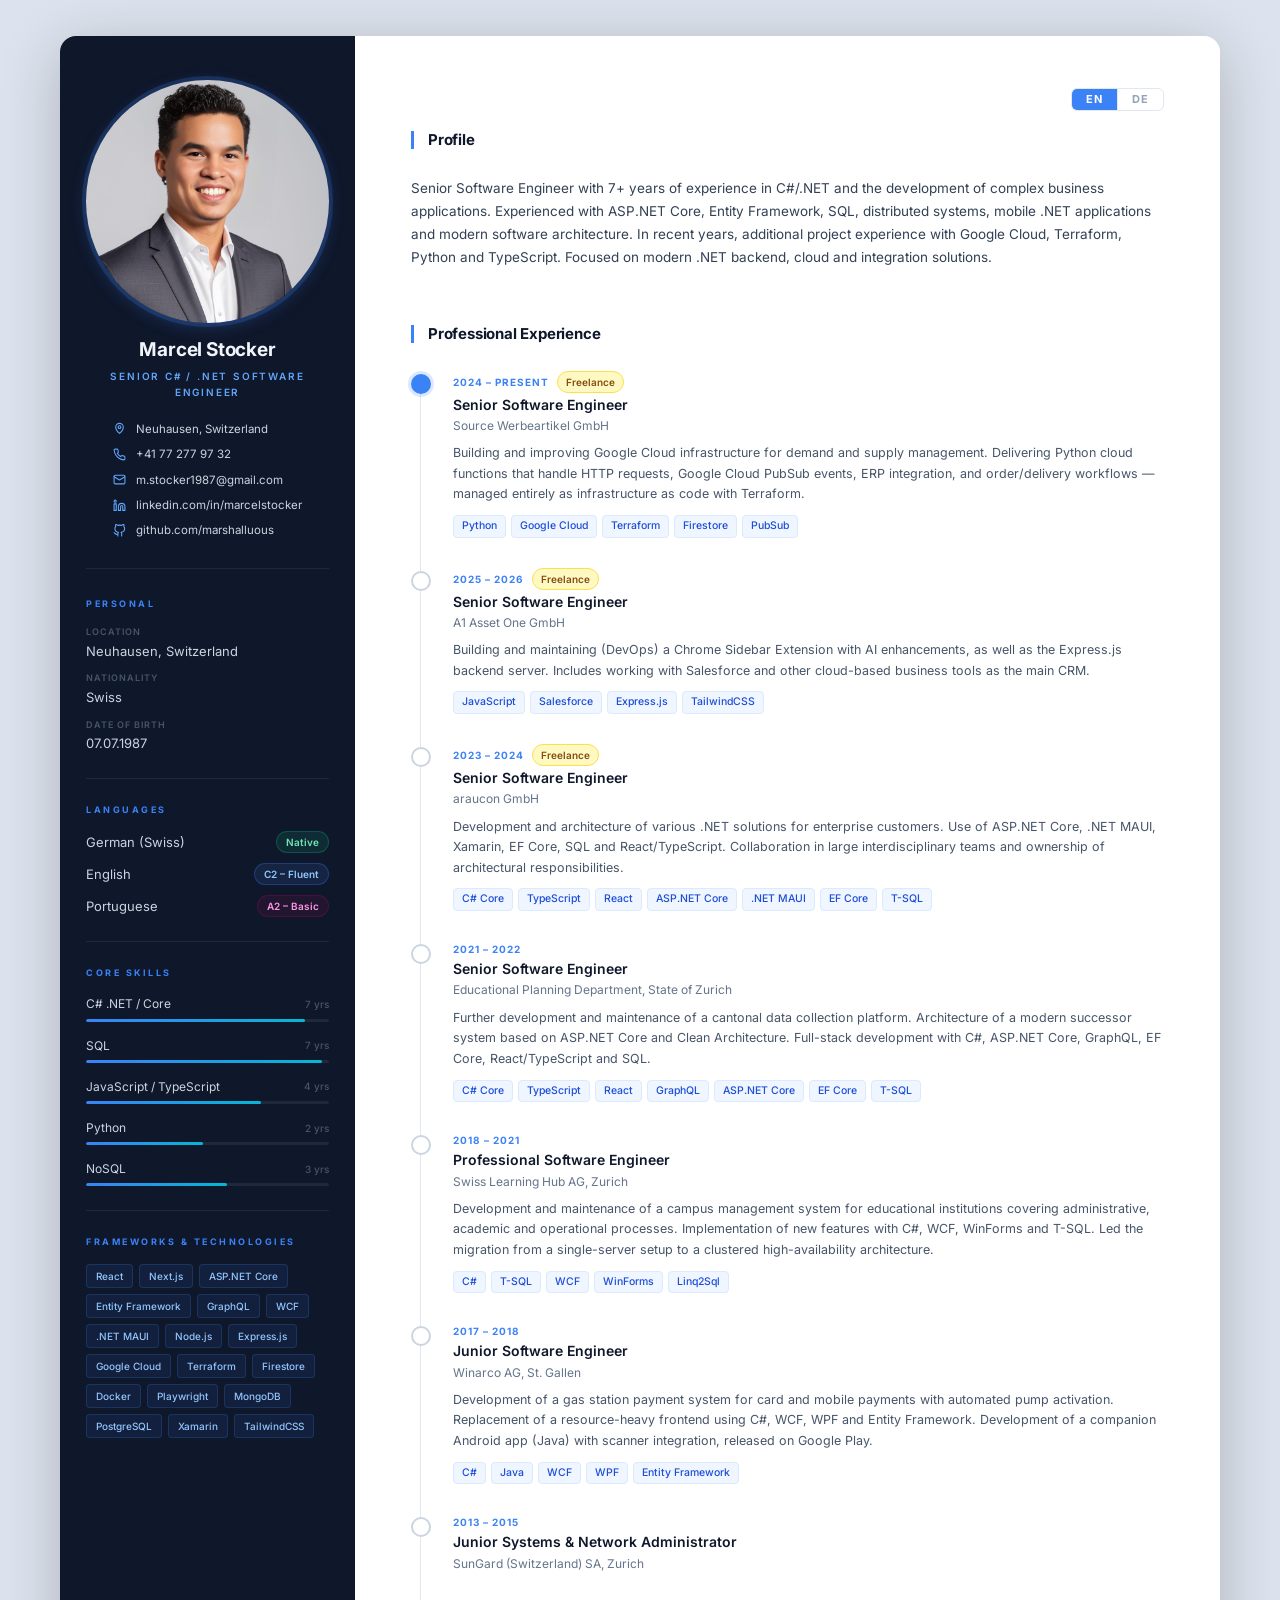
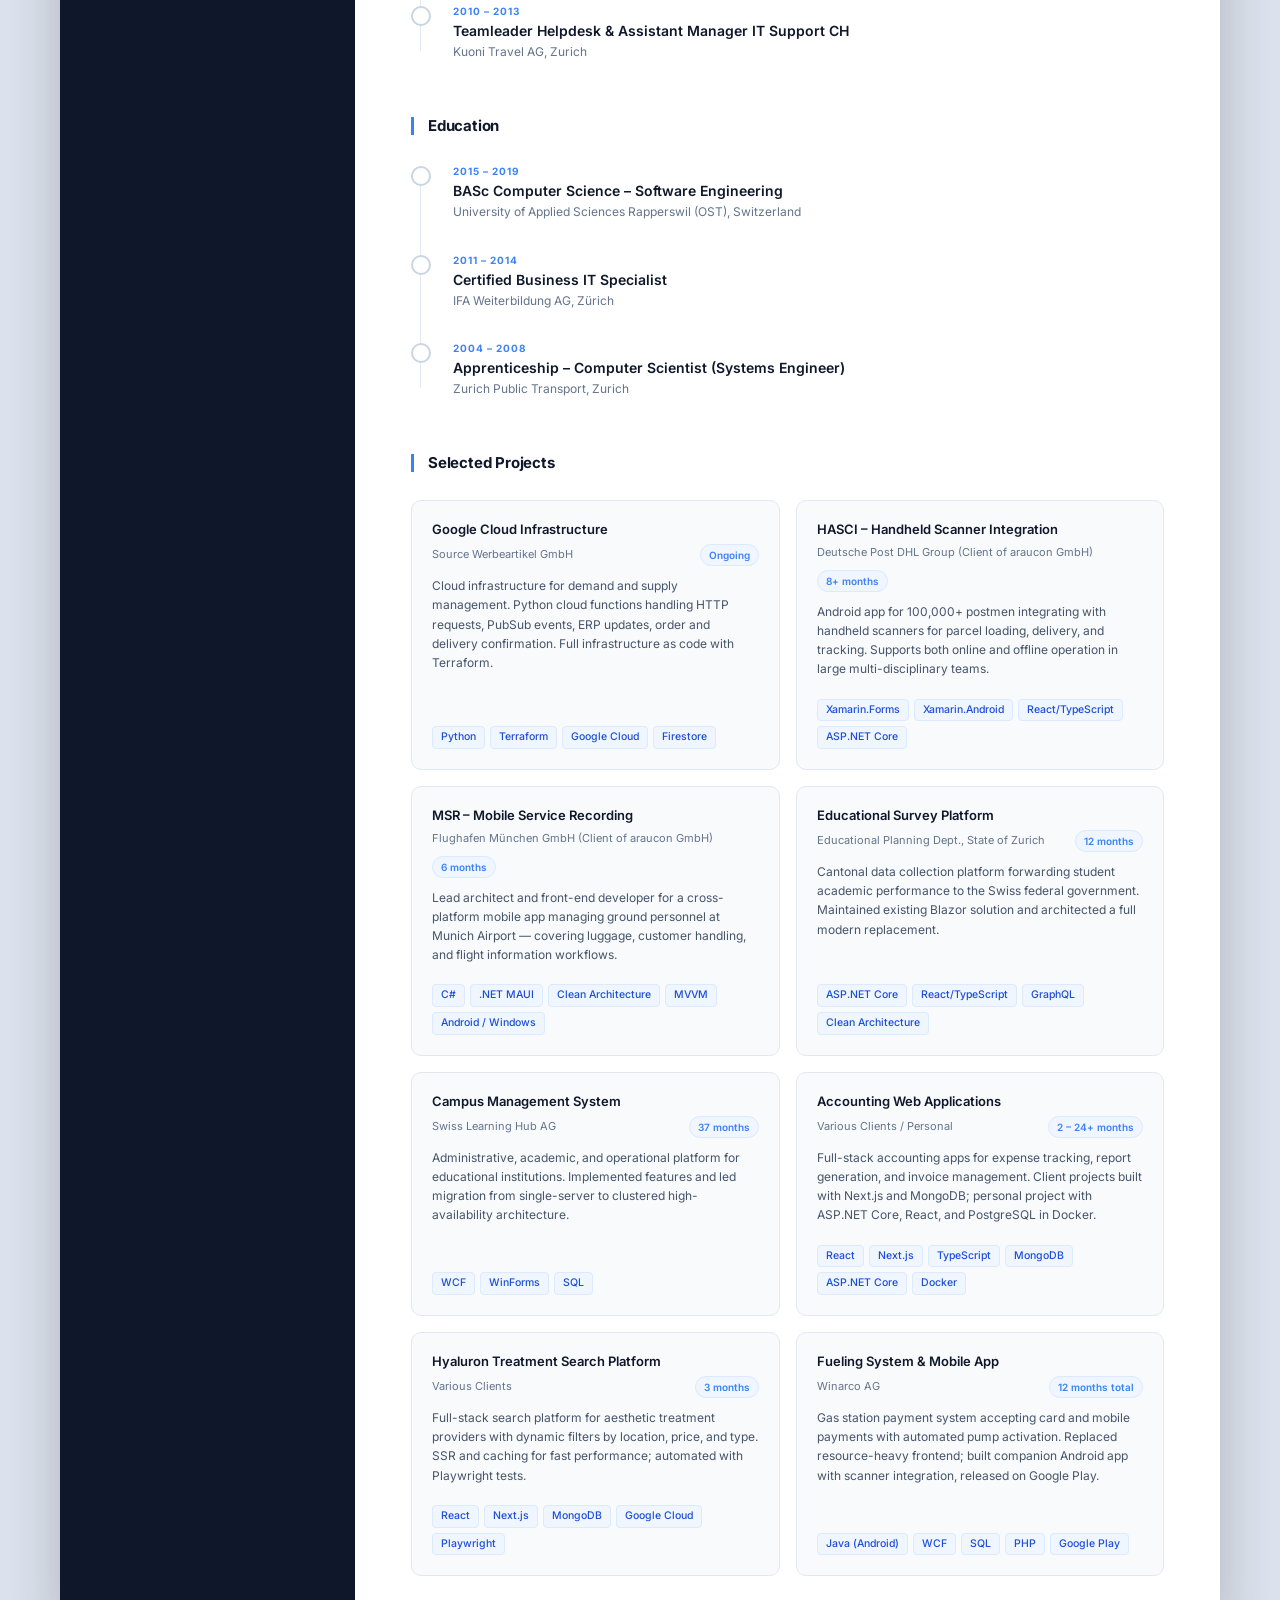
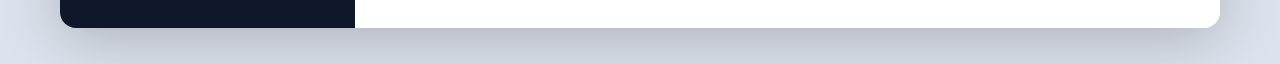
<file: index.html>
<!DOCTYPE html>
<html lang="en">

<head>
  <meta charset="UTF-8">
  <meta name="viewport" content="width=device-width, initial-scale=1.0">
  <title>Marcel Stocker – Curriculum Vitae</title>
  <link rel="preconnect" href="https://fonts.googleapis.com">
  <link rel="preconnect" href="https://fonts.gstatic.com" crossorigin>
  <link href="https://fonts.googleapis.com/css2?family=Inter:wght@300;400;500;600;700;800&display=swap"
    rel="stylesheet">
  <link rel="stylesheet" href="curriculum-vitae.css">
</head>

<body>
  <div class="cv-wrapper">

    <!-- ===== SIDEBAR ===== -->
    <aside class="cv-sidebar">

      <div class="profile">
        <img class="avatar" src="selfie.jpeg" alt="Marcel Stocker">
        <h1 class="name">Marcel Stocker</h1>
        <p class="job-title">Senior C# / .NET Software Engineer</p>

        <ul class="contact-list">
          <li>
            <svg viewBox="0 0 24 24" aria-hidden="true"><path d="M12 21s-7-6.2-7-11.5A7 7 0 0 1 19 9.5C19 14.8 12 21 12 21z"/><circle cx="12" cy="9.5" r="2.5"/></svg>
            <span data-i18n="s-location-val">Neuhausen, Switzerland</span>
          </li>
          <li>
            <svg viewBox="0 0 24 24" aria-hidden="true"><path d="M22 16.9v3a2 2 0 0 1-2.2 2 19.8 19.8 0 0 1-8.6-3.1 19.5 19.5 0 0 1-6-6A19.8 19.8 0 0 1 2.1 4.2 2 2 0 0 1 4.1 2h3a2 2 0 0 1 2 1.7c.1.9.4 1.8.7 2.7a2 2 0 0 1-.5 2.1L8 9.8a16 16 0 0 0 6 6l1.3-1.3a2 2 0 0 1 2.1-.4c.9.3 1.8.6 2.7.7a2 2 0 0 1 1.7 2z"/></svg>
            <a href="tel:+41000000000">+41 77 277 97 32</a>
          </li>
          <li>
            <svg viewBox="0 0 24 24" aria-hidden="true"><rect x="2" y="4" width="20" height="16" rx="2"/><path d="m22 7-10 6L2 7"/></svg>
            <a href="mailto:m.stocker1987@gmail.com">m.stocker1987@gmail.com</a>
          </li>
          <li>
            <svg viewBox="0 0 24 24" aria-hidden="true"><path d="M16 8a6 6 0 0 1 6 6v7h-4v-7a2 2 0 0 0-4 0v7h-4v-7a6 6 0 0 1 6-6z"/><rect x="2" y="9" width="4" height="12"/><circle cx="4" cy="4" r="2"/></svg>
            <a href="https://www.linkedin.com/in/marcelstocker/" target="_blank" rel="noopener">linkedin.com/in/marcelstocker</a>
          </li>
          <li>
            <svg viewBox="0 0 24 24" aria-hidden="true"><path d="M9 19c-5 1.5-5-2.5-7-3m14 6v-3.9a3.4 3.4 0 0 0-.9-2.6c3.1-.4 6.4-1.5 6.4-7A5.4 5.4 0 0 0 20 4.8 5 5 0 0 0 19.9 1S18.7.6 16 2.5a13.4 13.4 0 0 0-7 0C6.3.6 5.1 1 5.1 1A5 5 0 0 0 5 4.8a5.4 5.4 0 0 0-1.5 3.7c0 5.5 3.3 6.6 6.4 7a3.4 3.4 0 0 0-.9 2.6V22"/></svg>
            <a href="https://github.com/marshalluous" target="_blank" rel="noopener">github.com/marshalluous</a>
          </li>
        </ul>
      </div>

      <div class="sidebar-section">
        <h3 class="sidebar-heading" data-i18n="s-personal">Personal</h3>
        <ul class="info-list">
          <li>
            <span class="info-label" data-i18n="s-location">Location</span>
            <span class="info-value" data-i18n="s-location-val">Neuhausen, Switzerland</span>
          </li>
          <li>
            <span class="info-label" data-i18n="s-nationality">Nationality</span>
            <span class="info-value" data-i18n="s-nationality-val">Swiss</span>
          </li>
          <li>
            <span class="info-label" data-i18n="s-dob">Date of Birth</span>
            <span class="info-value">07.07.1987</span>
          </li>
        </ul>
      </div>

      <div class="sidebar-section">
        <h3 class="sidebar-heading" data-i18n="s-languages">Languages</h3>
        <div class="language-list">
          <div class="language-item">
            <span class="lang-name" data-i18n="lang-german">German (Swiss)</span>
            <span class="lang-badge native" data-i18n="s-native">Native</span>
          </div>
          <div class="language-item">
            <span class="lang-name" data-i18n="lang-english">English</span>
            <span class="lang-badge fluent" data-i18n="s-fluent">C2 – Fluent</span>
          </div>
          <div class="language-item">
            <span class="lang-name" data-i18n="lang-portuguese">Portuguese</span>
            <span class="lang-badge fluent2" data-i18n="s-fluent2">A2 – Basic</span>
          </div>
        </div>
      </div>

      <div class="sidebar-section">
        <h3 class="sidebar-heading" data-i18n="s-skills">Core Skills</h3>
        <div class="skill-list">
          <div class="skill-row">
            <div class="skill-meta">
              <span class="skill-name">C# .NET / Core</span>
              <span class="skill-exp" data-i18n="exp-csharp">7 yrs</span>
            </div>
            <div class="skill-bar">
              <div class="skill-fill" style="width: 90%"></div>
            </div>
          </div>
          <div class="skill-row">
            <div class="skill-meta">
              <span class="skill-name">SQL</span>
              <span class="skill-exp" data-i18n="exp-sql">7 yrs</span>
            </div>
            <div class="skill-bar">
              <div class="skill-fill" style="width: 97%"></div>
            </div>
          </div>
          <div class="skill-row">
            <div class="skill-meta">
              <span class="skill-name">JavaScript / TypeScript</span>
              <span class="skill-exp" data-i18n="exp-js">4 yrs</span>
            </div>
            <div class="skill-bar">
              <div class="skill-fill" style="width: 72%"></div>
            </div>
          </div>
          <div class="skill-row">
            <div class="skill-meta">
              <span class="skill-name">Python</span>
              <span class="skill-exp" data-i18n="exp-python">2 yrs</span>
            </div>
            <div class="skill-bar">
              <div class="skill-fill" style="width: 48%"></div>
            </div>
          </div>
          <div class="skill-row">
            <div class="skill-meta">
              <span class="skill-name">NoSQL</span>
              <span class="skill-exp" data-i18n="exp-nosql">3 yrs</span>
            </div>
            <div class="skill-bar">
              <div class="skill-fill" style="width: 58%"></div>
            </div>
          </div>
        </div>
      </div>

      <div class="sidebar-section">
        <h3 class="sidebar-heading" data-i18n="s-frameworks">Frameworks &amp; Technologies</h3>
        <div class="tag-cloud">
          <span class="tag">React</span>
          <span class="tag">Next.js</span>
          <span class="tag">ASP.NET Core</span>
          <span class="tag">Entity Framework</span>
          <span class="tag">GraphQL</span>
          <span class="tag">WCF</span>
          <span class="tag">.NET MAUI</span>
          <span class="tag">Node.js</span>
          <span class="tag">Express.js</span>
          <span class="tag">Google Cloud</span>
          <span class="tag">Terraform</span>
          <span class="tag">Firestore</span>
          <span class="tag">Docker</span>
          <span class="tag">Playwright</span>
          <span class="tag">MongoDB</span>
          <span class="tag">PostgreSQL</span>
          <span class="tag">Xamarin</span>
          <span class="tag">TailwindCSS</span>
        </div>
      </div>

    </aside>

    <!-- ===== MAIN CONTENT ===== -->
    <main class="cv-main">

      <div class="cv-topbar">
        <div class="lang-switcher">
          <button class="lang-btn active" id="btn-en" onclick="setLang('en')">EN</button>
          <button class="lang-btn" id="btn-de" onclick="setLang('de')">DE</button>
        </div>
      </div>

      <!-- Profile Summary -->
      <section class="cv-section">
        <h2 class="section-title" data-i18n="t-summary">Profile</h2>
        <p class="summary-text" data-i18n="summary">Senior Software Engineer with 7+ years of experience in C#/.NET
          and the development of complex business applications. Experienced with ASP.NET Core, Entity Framework, SQL,
          distributed systems, mobile .NET applications and modern software architecture. In recent years, additional
          project experience with Google Cloud, Terraform, Python and TypeScript. Focused on modern .NET backend, cloud
          and integration solutions.</p>
      </section>

      <!-- Professional Experience -->
      <section class="cv-section">
        <h2 class="section-title" data-i18n="t-experience">Professional Experience</h2>
        <div class="timeline">

          <div class="timeline-item current">
            <div class="timeline-dot"></div>
            <div class="timeline-body">
              <div class="entry-meta">
                <span class="entry-period">2024 – <span data-i18n="present">Present</span></span>
                <span class="badge freelance" data-i18n="badge-freelance">Freelance</span>
              </div>
              <h3 class="entry-title">Senior Software Engineer</h3>
              <p class="entry-org">Source Werbeartikel GmbH</p>
              <p class="entry-desc" data-i18n="desc-source">Building and improving Google Cloud infrastructure for
                demand and supply management. Delivering Python cloud functions that handle HTTP requests, Google Cloud
                PubSub events, ERP integration, and order/delivery workflows — managed entirely as infrastructure as
                code with Terraform.</p>
              <div class="tech-tags">
                <span class="tech">Python</span>
                <span class="tech">Google Cloud</span>
                <span class="tech">Terraform</span>
                <span class="tech">Firestore</span>
                <span class="tech">PubSub</span>
              </div>
            </div>
          </div>

          <div class="timeline-item">
            <div class="timeline-dot"></div>
            <div class="timeline-body">
              <div class="entry-meta">
                <span class="entry-period">2025 – 2026</span>
                <span class="badge freelance" data-i18n="badge-freelance">Freelance</span>
              </div>
              <h3 class="entry-title">Senior Software Engineer</h3>
              <p class="entry-org">A1 Asset One GmbH</p>
              <p class="entry-desc" data-i18n="desc-a1">Building and maintaining (DevOps) a Chrome Sidebar Extension
                with AI enhancements, as well as the Express.js backend server. Includes working with Salesforce and
                other cloud-based business tools as the main CRM.</p>
              <div class="tech-tags">
                <span class="tech">JavaScript</span>
                <span class="tech">Salesforce</span>
                <span class="tech">Express.js</span>
                <span class="tech">TailwindCSS</span>
              </div>
            </div>
          </div>

          <div class="timeline-item">
            <div class="timeline-dot"></div>
            <div class="timeline-body">
              <div class="entry-meta">
                <span class="entry-period">2023 – 2024</span>
                <span class="badge freelance" data-i18n="badge-freelance">Freelance</span>
              </div>
              <h3 class="entry-title">Senior Software Engineer</h3>
              <p class="entry-org">araucon GmbH</p>
              <p class="entry-desc" data-i18n="desc-araucon">Development and architecture of various .NET solutions for
                enterprise customers. Use of ASP.NET Core, .NET MAUI, Xamarin, EF Core, SQL and React/TypeScript.
                Collaboration in large interdisciplinary teams and ownership of architectural responsibilities.</p>
              <div class="tech-tags">
                <span class="tech">C# Core</span>
                <span class="tech">TypeScript</span>
                <span class="tech">React</span>
                <span class="tech">ASP.NET Core</span>
                <span class="tech">.NET MAUI</span>
                <span class="tech">EF Core</span>
                <span class="tech">T-SQL</span>
              </div>
            </div>
          </div>

          <div class="timeline-item">
            <div class="timeline-dot"></div>
            <div class="timeline-body">
              <div class="entry-meta">
                <span class="entry-period">2021 – 2022</span>
              </div>
              <h3 class="entry-title">Senior Software Engineer</h3>
              <p class="entry-org" data-i18n="org-edu-planning">Educational Planning Department, State of Zurich</p>
              <p class="entry-desc" data-i18n="desc-edu-planning">Further development and maintenance of a cantonal
                data collection platform. Architecture of a modern successor system based on ASP.NET Core and Clean
                Architecture. Full-stack development with C#, ASP.NET Core, GraphQL, EF Core, React/TypeScript and
                SQL.</p>
              <div class="tech-tags">
                <span class="tech">C# Core</span>
                <span class="tech">TypeScript</span>
                <span class="tech">React</span>
                <span class="tech">GraphQL</span>
                <span class="tech">ASP.NET Core</span>
                <span class="tech">EF Core</span>
                <span class="tech">T-SQL</span>
              </div>
            </div>
          </div>

          <div class="timeline-item">
            <div class="timeline-dot"></div>
            <div class="timeline-body">
              <div class="entry-meta">
                <span class="entry-period">2018 – 2021</span>
              </div>
              <h3 class="entry-title" data-i18n="title-prof-eng">Professional Software Engineer</h3>
              <p class="entry-org" data-i18n="org-slh">Swiss Learning Hub AG, Zurich</p>
              <p class="entry-desc" data-i18n="desc-slh">Development and maintenance of a campus management system for
                educational institutions covering administrative, academic and operational processes. Implementation
                of new features with C#, WCF, WinForms and T-SQL. Led the migration from a single-server setup to a
                clustered high-availability architecture.</p>
              <div class="tech-tags">
                <span class="tech">C#</span>
                <span class="tech">T-SQL</span>
                <span class="tech">WCF</span>
                <span class="tech">WinForms</span>
                <span class="tech">Linq2Sql</span>
              </div>
            </div>
          </div>

          <div class="timeline-item">
            <div class="timeline-dot"></div>
            <div class="timeline-body">
              <div class="entry-meta">
                <span class="entry-period">2017 – 2018</span>
              </div>
              <h3 class="entry-title">Junior Software Engineer</h3>
              <p class="entry-org" data-i18n="org-winarco">Winarco AG, St. Gallen</p>
              <p class="entry-desc" data-i18n="desc-winarco">Development of a gas station payment system for card and
                mobile payments with automated pump activation. Replacement of a resource-heavy frontend using C#,
                WCF, WPF and Entity Framework. Development of a companion Android app (Java) with scanner integration,
                released on Google Play.</p>
              <div class="tech-tags">
                <span class="tech">C#</span>
                <span class="tech">Java</span>
                <span class="tech">WCF</span>
                <span class="tech">WPF</span>
                <span class="tech">Entity Framework</span>
              </div>
            </div>
          </div>

          <div class="timeline-item">
            <div class="timeline-dot"></div>
            <div class="timeline-body">
              <div class="entry-meta">
                <span class="entry-period">2013 – 2015</span>
              </div>
              <h3 class="entry-title" data-i18n="title-sysadmin">Junior Systems &amp; Network Administrator</h3>
              <p class="entry-org" data-i18n="org-sungard">SunGard (Switzerland) SA, Zurich</p>
            </div>
          </div>

          <div class="timeline-item">
            <div class="timeline-dot"></div>
            <div class="timeline-body">
              <div class="entry-meta">
                <span class="entry-period">2010 – 2013</span>
              </div>
              <h3 class="entry-title" data-i18n="title-teamleader">Teamleader Helpdesk &amp; Assistant Manager IT
                Support CH</h3>
              <p class="entry-org" data-i18n="org-kuoni">Kuoni Travel AG, Zurich</p>
            </div>
          </div>

        </div>
      </section>

      <!-- Education -->
      <section class="cv-section">
        <h2 class="section-title" data-i18n="t-education">Education</h2>
        <div class="timeline">

          <div class="timeline-item">
            <div class="timeline-dot"></div>
            <div class="timeline-body">
              <div class="entry-meta">
                <span class="entry-period">2015 – 2019</span>
              </div>
              <h3 class="entry-title" data-i18n="edu-bachelor">BASc Computer Science – Software Engineering</h3>
              <p class="entry-org" data-i18n="edu-ost">University of Applied Sciences Rapperswil (OST), Switzerland</p>
            </div>
          </div>

          <div class="timeline-item">
            <div class="timeline-dot"></div>
            <div class="timeline-body">
              <div class="entry-meta">
                <span class="entry-period">2011 – 2014</span>
              </div>
              <h3 class="entry-title" data-i18n="edu-it-specialist">Certified Business IT Specialist</h3>
              <p class="entry-org" data-i18n="org-ifa">IFA Weiterbildung AG, Zürich</p>
            </div>
          </div>

          <div class="timeline-item">
            <div class="timeline-dot"></div>
            <div class="timeline-body">
              <div class="entry-meta">
                <span class="entry-period">2004 – 2008</span>
              </div>
              <h3 class="entry-title" data-i18n="edu-apprenticeship">Apprenticeship – Computer Scientist (Systems
                Engineer)</h3>
              <p class="entry-org" data-i18n="org-vbz">Zurich Public Transport, Zurich</p>
            </div>
          </div>

        </div>
      </section>

      <!-- Selected Projects -->
      <section class="cv-section">
        <h2 class="section-title" data-i18n="t-projects">Selected Projects</h2>
        <div class="projects-grid">

          <div class="project-card">
            <div class="project-header">
              <h3 class="project-title" data-i18n="proj-gcp-title">Google Cloud Infrastructure</h3>
              <div class="project-meta">
                <span class="project-client">Source Werbeartikel GmbH</span>
                <span class="project-dur" data-i18n="dur-ongoing">Ongoing</span>
              </div>
            </div>
            <p class="project-desc" data-i18n="proj-gcp-desc">Cloud infrastructure for demand and supply management.
              Python cloud functions handling HTTP requests, PubSub events, ERP updates, order and delivery
              confirmation. Full infrastructure as code with Terraform.</p>
            <div class="tech-tags">
              <span class="tech">Python</span>
              <span class="tech">Terraform</span>
              <span class="tech">Google Cloud</span>
              <span class="tech">Firestore</span>
            </div>
          </div>

          <div class="project-card">
            <div class="project-header">
              <h3 class="project-title">HASCI – Handheld Scanner Integration</h3>
              <div class="project-meta">
                <span class="project-client" data-i18n="client-dhl">Deutsche Post DHL Group (Client of araucon
                  GmbH)</span>
                <span class="project-dur" data-i18n="dur-8plus">8+ months</span>
              </div>
            </div>
            <p class="project-desc" data-i18n="proj-hasci-desc">Android app for 100,000+ postmen integrating with
              handheld scanners for parcel loading, delivery, and tracking. Supports both online and offline operation
              in large multi-disciplinary teams.</p>
            <div class="tech-tags">
              <span class="tech">Xamarin.Forms</span>
              <span class="tech">Xamarin.Android</span>
              <span class="tech">React/TypeScript</span>
              <span class="tech">ASP.NET Core</span>
            </div>
          </div>

          <div class="project-card">
            <div class="project-header">
              <h3 class="project-title">MSR – Mobile Service Recording</h3>
              <div class="project-meta">
                <span class="project-client" data-i18n="client-munich">Flughafen München GmbH (Client of araucon
                  GmbH)</span>
                <span class="project-dur" data-i18n="dur-6">6 months</span>
              </div>
            </div>
            <p class="project-desc" data-i18n="proj-msr-desc">Lead architect and front-end developer for a
              cross-platform mobile app managing ground personnel at Munich Airport — covering luggage, customer
              handling, and flight information workflows.</p>
            <div class="tech-tags">
              <span class="tech">C#</span>
              <span class="tech">.NET MAUI</span>
              <span class="tech">Clean Architecture</span>
              <span class="tech">MVVM</span>
              <span class="tech">Android / Windows</span>
            </div>
          </div>

          <div class="project-card">
            <div class="project-header">
              <h3 class="project-title" data-i18n="proj-edu-title">Educational Survey Platform</h3>
              <div class="project-meta">
                <span class="project-client" data-i18n="client-edu">Educational Planning Dept., State of Zurich</span>
                <span class="project-dur" data-i18n="dur-12">12 months</span>
              </div>
            </div>
            <p class="project-desc" data-i18n="proj-edu-desc">Cantonal data collection platform forwarding student
              academic performance to the Swiss federal government. Maintained existing Blazor solution and architected
              a full modern replacement.</p>
            <div class="tech-tags">
              <span class="tech">ASP.NET Core</span>
              <span class="tech">React/TypeScript</span>
              <span class="tech">GraphQL</span>
              <span class="tech">Clean Architecture</span>
            </div>
          </div>

          <div class="project-card">
            <div class="project-header">
              <h3 class="project-title" data-i18n="proj-campus-title">Campus Management System</h3>
              <div class="project-meta">
                <span class="project-client">Swiss Learning Hub AG</span>
                <span class="project-dur" data-i18n="dur-37">37 months</span>
              </div>
            </div>
            <p class="project-desc" data-i18n="proj-campus-desc">Administrative, academic, and operational platform for
              educational institutions. Implemented features and led migration from single-server to clustered
              high-availability architecture.</p>
            <div class="tech-tags">
              <span class="tech">WCF</span>
              <span class="tech">WinForms</span>
              <span class="tech">SQL</span>
            </div>
          </div>

          <div class="project-card">
            <div class="project-header">
              <h3 class="project-title" data-i18n="proj-accounting-title">Accounting Web Applications</h3>
              <div class="project-meta">
                <span class="project-client" data-i18n="client-various">Various Clients / Personal</span>
                <span class="project-dur" data-i18n="dur-2-24">2 – 24+ months</span>
              </div>
            </div>
            <p class="project-desc" data-i18n="proj-accounting-desc">Full-stack accounting apps for expense tracking,
              report generation, and invoice management. Client projects built with Next.js and MongoDB; personal
              project with ASP.NET Core, React, and PostgreSQL in Docker.</p>
            <div class="tech-tags">
              <span class="tech">React</span>
              <span class="tech">Next.js</span>
              <span class="tech">TypeScript</span>
              <span class="tech">MongoDB</span>
              <span class="tech">ASP.NET Core</span>
              <span class="tech">Docker</span>
            </div>
          </div>

          <div class="project-card">
            <div class="project-header">
              <h3 class="project-title" data-i18n="proj-hyaluron-title">Hyaluron Treatment Search Platform</h3>
              <div class="project-meta">
                <span class="project-client" data-i18n="client-various-only">Various Clients</span>
                <span class="project-dur" data-i18n="dur-3">3 months</span>
              </div>
            </div>
            <p class="project-desc" data-i18n="proj-hyaluron-desc">Full-stack search platform for aesthetic treatment
              providers with dynamic filters by location, price, and type. SSR and caching for fast performance;
              automated with Playwright tests.</p>
            <div class="tech-tags">
              <span class="tech">React</span>
              <span class="tech">Next.js</span>
              <span class="tech">MongoDB</span>
              <span class="tech">Google Cloud</span>
              <span class="tech">Playwright</span>
            </div>
          </div>

          <div class="project-card">
            <div class="project-header">
              <h3 class="project-title" data-i18n="proj-fueling-title">Fueling System &amp; Mobile App</h3>
              <div class="project-meta">
                <span class="project-client">Winarco AG</span>
                <span class="project-dur" data-i18n="dur-12-total">12 months total</span>
              </div>
            </div>
            <p class="project-desc" data-i18n="proj-fueling-desc">Gas station payment system accepting card and mobile
              payments with automated pump activation. Replaced resource-heavy frontend; built companion Android app
              with scanner integration, released on Google Play.</p>
            <div class="tech-tags">
              <span class="tech">Java (Android)</span>
              <span class="tech">WCF</span>
              <span class="tech">SQL</span>
              <span class="tech">PHP</span>
              <span class="tech">Google Play</span>
            </div>
          </div>

        </div>
      </section>

    </main>

  </div>

  <script>
    const translations = {
      en: {
        // Sidebar – Personal
        "s-personal": "Personal",
        "s-location": "Location",
        "s-location-val": "Neuhausen, Switzerland",
        "s-nationality": "Nationality",
        "s-nationality-val": "Swiss",
        "s-dob": "Date of Birth",
        // Sidebar – Languages
        "s-languages": "Languages",
        "lang-german": "German (Swiss)",
        "lang-english": "English",
        "lang-portuguese": "Portuguese",
        "s-native": "Native",
        "s-fluent": "C2 – Fluent",
        "s-fluent2": "A2 – Basic",
        "s-basic": "Basic",
        // Sidebar – Skills
        "s-skills": "Core Skills",
        "exp-csharp": "7 yrs",
        "exp-sql": "7 yrs",
        "exp-js": "4 yrs",
        "exp-python": "2 yrs",
        "exp-nosql": "3 yrs",
        "s-frameworks": "Frameworks & Technologies",
        // Section headings
        "t-summary": "Profile",
        "summary": "Senior Software Engineer with 7+ years of experience in C#/.NET and the development of complex business applications. Experienced with ASP.NET Core, Entity Framework, SQL, distributed systems, mobile .NET applications and modern software architecture. In recent years, additional project experience with Google Cloud, Terraform, Python and TypeScript. Focused on modern .NET backend, cloud and integration solutions.",
        "t-experience": "Professional Experience",
        "t-education": "Education",
        "t-projects": "Selected Projects",
        // Timeline
        "present": "Present",
        "badge-freelance": "Freelance",
        // Job titles
        "title-prof-eng": "Professional Software Engineer",
        "title-sysadmin": "Junior Systems & Network Administrator",
        "title-teamleader": "Teamleader Helpdesk & Assistant Manager IT Support CH",
        // Job orgs
        "org-edu-planning": "Educational Planning Department, State of Zurich",
        "org-slh": "Swiss Learning Hub AG, Zurich",
        "org-winarco": "Winarco AG, St. Gallen",
        "org-sungard": "SunGard (Switzerland) SA, Zurich",
        "org-kuoni": "Kuoni Travel AG, Zurich",
        // Job descriptions
        "desc-source": "Building and improving Google Cloud infrastructure for demand and supply management. Delivering Python cloud functions that handle HTTP requests, Google Cloud PubSub events, ERP integration, and order/delivery workflows — managed entirely as infrastructure as code with Terraform.",
        "desc-a1": "Building and maintaining (DevOps) a Chrome Sidebar Extension with AI enhancements, as well as the Express.js backend server. Includes working with Salesforce and other cloud-based business tools as the main CRM.",
        "desc-edu-planning": "Further development and maintenance of a cantonal data collection platform. Architecture of a modern successor system based on ASP.NET Core and Clean Architecture. Full-stack development with C#, ASP.NET Core, GraphQL, EF Core, React/TypeScript and SQL.",
        "desc-slh": "Development and maintenance of a campus management system for educational institutions covering administrative, academic and operational processes. Implementation of new features with C#, WCF, WinForms and T-SQL. Led the migration from a single-server setup to a clustered high-availability architecture.",
        "desc-winarco": "Development of a gas station payment system for card and mobile payments with automated pump activation. Replacement of a resource-heavy frontend using C#, WCF, WPF and Entity Framework. Development of a companion Android app (Java) with scanner integration, released on Google Play.",
        "desc-araucon": "Development and architecture of various .NET solutions for enterprise customers. Use of ASP.NET Core, .NET MAUI, Xamarin, EF Core, SQL and React/TypeScript. Collaboration in large interdisciplinary teams and ownership of architectural responsibilities.",
        // Education
        "edu-bachelor": "BASc Computer Science – Software Engineering",
        "edu-ost": "University of Applied Sciences Rapperswil (OST), Switzerland",
        "edu-it-specialist": "Certified Business IT Specialist",
        "org-ifa": "IFA Weiterbildung AG, Zürich",
        "edu-apprenticeship": "Apprenticeship – Computer Scientist (Systems Engineer)",
        "org-vbz": "Zurich Public Transport, Zurich",
        // Project titles
        "proj-gcp-title": "Google Cloud Infrastructure",
        "proj-edu-title": "Educational Survey Platform",
        "proj-campus-title": "Campus Management System",
        "proj-accounting-title": "Accounting Web Applications",
        "proj-hyaluron-title": "Hyaluron Treatment Search Platform",
        "proj-fueling-title": "Fueling System & Mobile App",
        // Project clients
        "client-dhl": "Deutsche Post DHL Group (Client of araucon GmbH)",
        "client-munich": "Flughafen München GmbH (Client of araucon GmbH)",
        "client-edu": "Educational Planning Dept., State of Zurich",
        "client-various": "Various Clients / Personal",
        "client-various-only": "Various Clients",
        // Project durations
        "dur-ongoing": "Ongoing",
        "dur-8plus": "8+ months",
        "dur-6": "6 months",
        "dur-12": "12 months",
        "dur-37": "37 months",
        "dur-2-24": "2 – 24+ months",
        "dur-3": "3 months",
        "dur-12-total": "12 months total",
        // Project descriptions
        "proj-gcp-desc": "Cloud infrastructure for demand and supply management. Python cloud functions handling HTTP requests, PubSub events, ERP updates, order and delivery confirmation. Full infrastructure as code with Terraform.",
        "proj-hasci-desc": "Android app for 100,000+ postmen integrating with handheld scanners for parcel loading, delivery, and tracking. Supports both online and offline operation in large multi-disciplinary teams.",
        "proj-msr-desc": "Lead architect and front-end developer for a cross-platform mobile app managing ground personnel at Munich Airport — covering luggage, customer handling, and flight information workflows.",
        "proj-edu-desc": "Cantonal data collection platform forwarding student academic performance to the Swiss federal government. Maintained existing Blazor solution and architected a full modern replacement.",
        "proj-campus-desc": "Administrative, academic, and operational platform for educational institutions. Implemented features and led migration from single-server to clustered high-availability architecture.",
        "proj-accounting-desc": "Full-stack accounting apps for expense tracking, report generation, and invoice management. Client projects built with Next.js and MongoDB; personal project with ASP.NET Core, React, and PostgreSQL in Docker.",
        "proj-hyaluron-desc": "Full-stack search platform for aesthetic treatment providers with dynamic filters by location, price, and type. SSR and caching for fast performance; automated with Playwright tests.",
        "proj-fueling-desc": "Gas station payment system accepting card and mobile payments with automated pump activation. Replaced resource-heavy frontend; built companion Android app with scanner integration, released on Google Play.",
      },
      de: {
        // Sidebar – Personal
        "s-personal": "Persönlich",
        "s-location": "Wohnort",
        "s-location-val": "Neuhausen, Schweiz",
        "s-nationality": "Nationalität",
        "s-nationality-val": "Schweizer",
        "s-dob": "Geburtsdatum",
        // Sidebar – Languages
        "s-languages": "Sprachen",
        "lang-german": "Deutsch (Schweiz)",
        "lang-english": "Englisch",
        "lang-portuguese": "Portugiesisch",
        "s-native": "Muttersprache",
        "s-fluent": "C2 – Fließend",
        "s-fluent2": "A2 – Grundkenntnisse",
        "s-basic": "Grundkenntnisse",
        // Sidebar – Skills
        "s-skills": "Kernkompetenzen",
        "exp-csharp": "7 J.",
        "exp-sql": "7 J.",
        "exp-js": "4 J.",
        "exp-python": "2 J.",
        "exp-nosql": "3 J.",
        "s-frameworks": "Frameworks & Technologien",
        // Section headings
        "t-summary": "Kurzprofil",
        "summary": "Senior Software Engineer mit 7+ Jahren Erfahrung in C#/.NET und Entwicklung komplexer Business-Anwendungen. Erfahrung mit ASP.NET Core, Entity Framework, SQL, verteilten Systemen, mobilen .NET-Anwendungen und moderner Softwarearchitektur. In den letzten Jahren zusätzliche Projekterfahrung mit Google Cloud, Terraform, Python und TypeScript. Fokus auf moderne .NET-Backend-, Cloud- und Integrationslösungen.",
        "t-experience": "Berufserfahrung",
        "t-education": "Ausbildung",
        "t-projects": "Ausgewählte Projekte",
        // Timeline
        "present": "Heute",
        "badge-freelance": "Freelancer",
        // Job titles
        "title-prof-eng": "Software Engineer",
        "title-sysadmin": "Junior System- & Netzwerkadministrator",
        "title-teamleader": "Teamleiter Helpdesk & Stv. IT-Support Manager CH",
        // Job orgs
        "org-edu-planning": "Bildungsplanungsamt, Kanton Zürich",
        "org-slh": "Swiss Learning Hub AG, Zürich",
        "org-winarco": "Winarco AG, St. Gallen",
        "org-sungard": "SunGard (Schweiz) SA, Zürich",
        "org-kuoni": "Kuoni Travel AG, Zürich",
        // Job descriptions
        "desc-source": "Aufbau und Verbesserung der Google-Cloud-Infrastruktur für das Angebots- und Nachfragemanagement. Entwicklung von Python-Cloud-Funktionen zur Verarbeitung von HTTP-Anfragen, Google Cloud PubSub-Events, ERP-Integration sowie Bestell- und Lieferworkflows – vollständig als Infrastructure as Code mit Terraform verwaltet.",
        "desc-a1": "Aufbau und Wartung (DevOps) einer Chrome-Sidebar-Erweiterung mit KI-Erweiterungen sowie des Express.js-Backend-Servers. Beinhaltet die Arbeit mit Salesforce und anderen cloudbasierten Business-Tools als Haupt-CRM.",
        "desc-edu-planning": "Weiterentwicklung und Wartung einer kantonalen Datenerfassungsplattform. Architektur eines modernen Nachfolgesystems auf Basis von ASP.NET Core und Clean Architecture. Full-Stack-Entwicklung mit C#, ASP.NET Core, GraphQL, EF Core, React/TypeScript und SQL.",
        "desc-slh": "Weiterentwicklung und Wartung eines Campus-Management-Systems für Bildungseinrichtungen mit administrativen, akademischen und betrieblichen Prozessen. Umsetzung neuer Funktionen mit C#, WCF, WinForms und T-SQL. Leitung der Migration von einer Einzelserver-Umgebung zu einer geclusterten Hochverfügbarkeitsarchitektur.",
        "desc-winarco": "Entwicklung eines Tankstellen-Zahlungssystems für Karten- und Mobilzahlungen mit automatischer Pumpenfreigabe. Ablösung eines ressourcenintensiven Frontends mit C#, WCF, WPF und Entity Framework. Entwicklung einer begleitenden Android-App (Java) mit Scanner-Integration, veröffentlicht im Google Play Store.",
        "desc-araucon": "Entwicklung und Architektur verschiedener .NET-Lösungen für Enterprise-Kunden. Einsatz von ASP.NET Core, .NET MAUI, Xamarin, EF Core, SQL sowie React/TypeScript. Mitarbeit in großen interdisziplinären Teams und Übernahme von Architekturverantwortung.",
        // Education
        "edu-bachelor": "BASc Informatik – Software Engineering",
        "edu-ost": "Hochschule für Technik Rapperswil (OST), Schweiz",
        "edu-it-specialist": "Eidg. dipl. Wirtschaftsinformatiker",
        "org-ifa": "IFA Weiterbildung AG, Zürich",
        "edu-apprenticeship": "Lehre als Informatiker EFZ (Systemtechnik)",
        "org-vbz": "Zürcher Verkehrsbetriebe (VBZ), Zürich",
        // Project titles
        "proj-gcp-title": "Google Cloud Infrastruktur",
        "proj-edu-title": "Bildungserhebungsplattform",
        "proj-campus-title": "Campus-Management-System",
        "proj-accounting-title": "Buchhaltungs-Webanwendungen",
        "proj-hyaluron-title": "Hyaluron-Behandlungs-Suchplattform",
        "proj-fueling-title": "Tanksystem & Mobile App",
        // Project clients
        "client-dhl": "Deutsche Post DHL Group (Kunde von araucon GmbH)",
        "client-munich": "Flughafen München GmbH (Kunde von araucon GmbH)",
        "client-edu": "Bildungsplanungsamt, Kanton Zürich",
        "client-various": "Verschiedene Kunden / Privat",
        "client-various-only": "Verschiedene Kunden",
        // Project durations
        "dur-ongoing": "Laufend",
        "dur-8plus": "8+ Monate",
        "dur-6": "6 Monate",
        "dur-12": "12 Monate",
        "dur-37": "37 Monate",
        "dur-2-24": "2 – 24+ Monate",
        "dur-3": "3 Monate",
        "dur-12-total": "12 Monate gesamt",
        // Project descriptions
        "proj-gcp-desc": "Cloud-Infrastruktur für das Angebots- und Nachfragemanagement. Python-Cloud-Funktionen zur Verarbeitung von HTTP-Anfragen, PubSub-Events, ERP-Aktualisierungen sowie Auftrags- und Lieferbestätigungen. Vollständige Infrastruktur als Code mit Terraform.",
        "proj-hasci-desc": "Android-App für über 100.000 Zusteller zur Integration mit Handscannern für Paketzustellung, -verfolgung und -erfassung. Unterstützt Online- und Offline-Betrieb in großen interdisziplinären Teams.",
        "proj-msr-desc": "Lead-Architekt und Frontend-Entwickler für eine plattformübergreifende mobile App zur Verwaltung des Bodenpersonals am Flughafen München – inklusive Gepäck, Kundenbetreuung und Fluginformations-Workflows.",
        "proj-edu-desc": "Kantonale Datenerfassungsplattform zur Weiterleitung akademischer Schülerleistungen an den Schweizer Bundesrat. Wartung der bestehenden Blazor-Lösung und Architektur eines vollständigen modernen Nachfolgesystems.",
        "proj-campus-desc": "Administrative, akademische und betriebliche Plattform für Bildungseinrichtungen. Implementierung neuer Funktionen und Leitung der Migration von einer Einzelserver- zu einer geclusterten Hochverfügbarkeitsarchitektur.",
        "proj-accounting-desc": "Full-Stack-Buchhaltungsanwendungen für Ausgabenverfolgung, Berichtserstellung und Rechnungsverwaltung. Kundenprojekte mit Next.js und MongoDB; persönliches Projekt mit ASP.NET Core, React und PostgreSQL in Docker.",
        "proj-hyaluron-desc": "Full-Stack-Suchplattform für Anbieter ästhetischer Behandlungen mit dynamischen Filtern nach Standort, Preis und Art. SSR und Caching für schnelle Performance; automatisiert mit Playwright-Tests.",
        "proj-fueling-desc": "Tankstellenzahlungssystem für Karten- und Mobilzahlungen mit automatischer Pumpenaktivierung. Ersatz des ressourcenintensiven Frontends; Entwicklung einer Begleit-Android-App mit Scanner-Integration, veröffentlicht im Google Play Store.",
      }
    };

    function setLang(lang) {
      document.querySelectorAll('[data-i18n]').forEach(el => {
        const key = el.getAttribute('data-i18n');
        const text = translations[lang][key];
        if (text !== undefined) el.textContent = text;
      });
      document.getElementById('btn-en').classList.toggle('active', lang === 'en');
      document.getElementById('btn-de').classList.toggle('active', lang === 'de');
      document.documentElement.lang = lang;
    }

    setLang('en');
  </script>
</body>

</html>
</file>
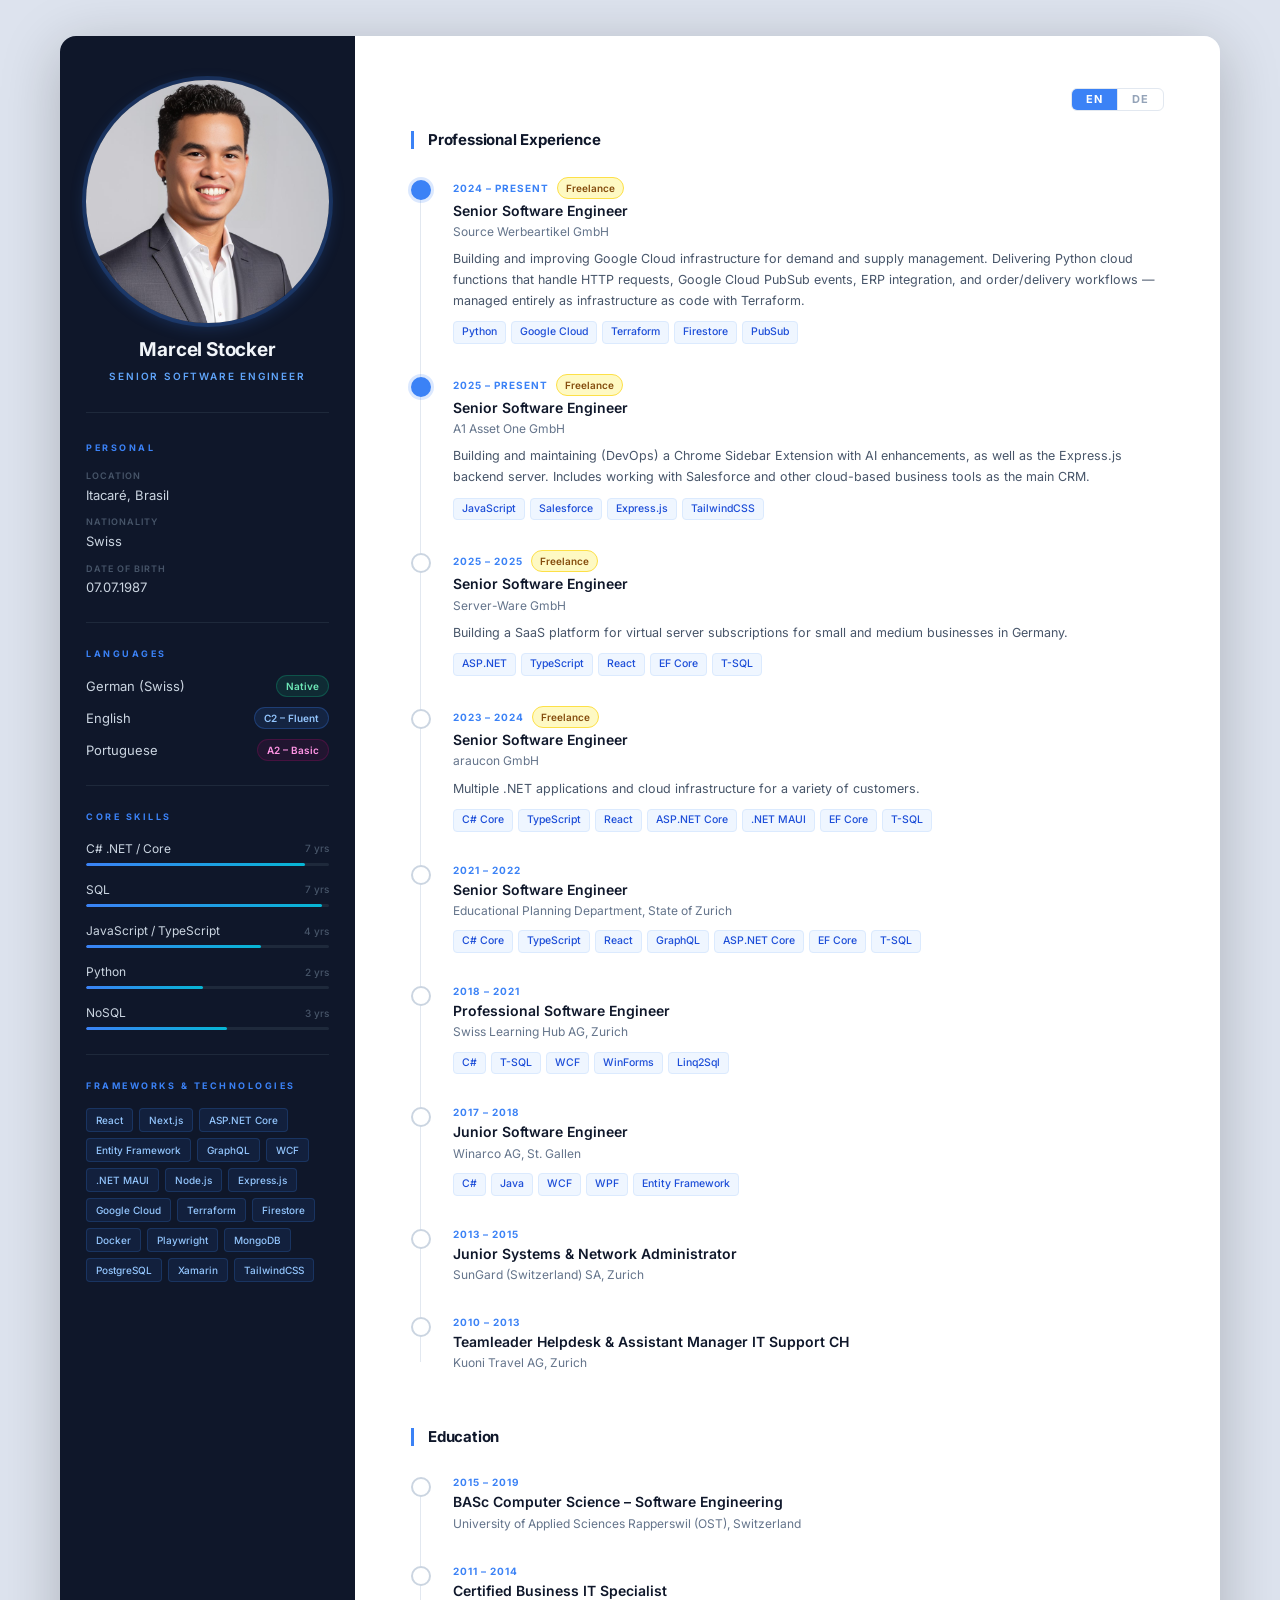
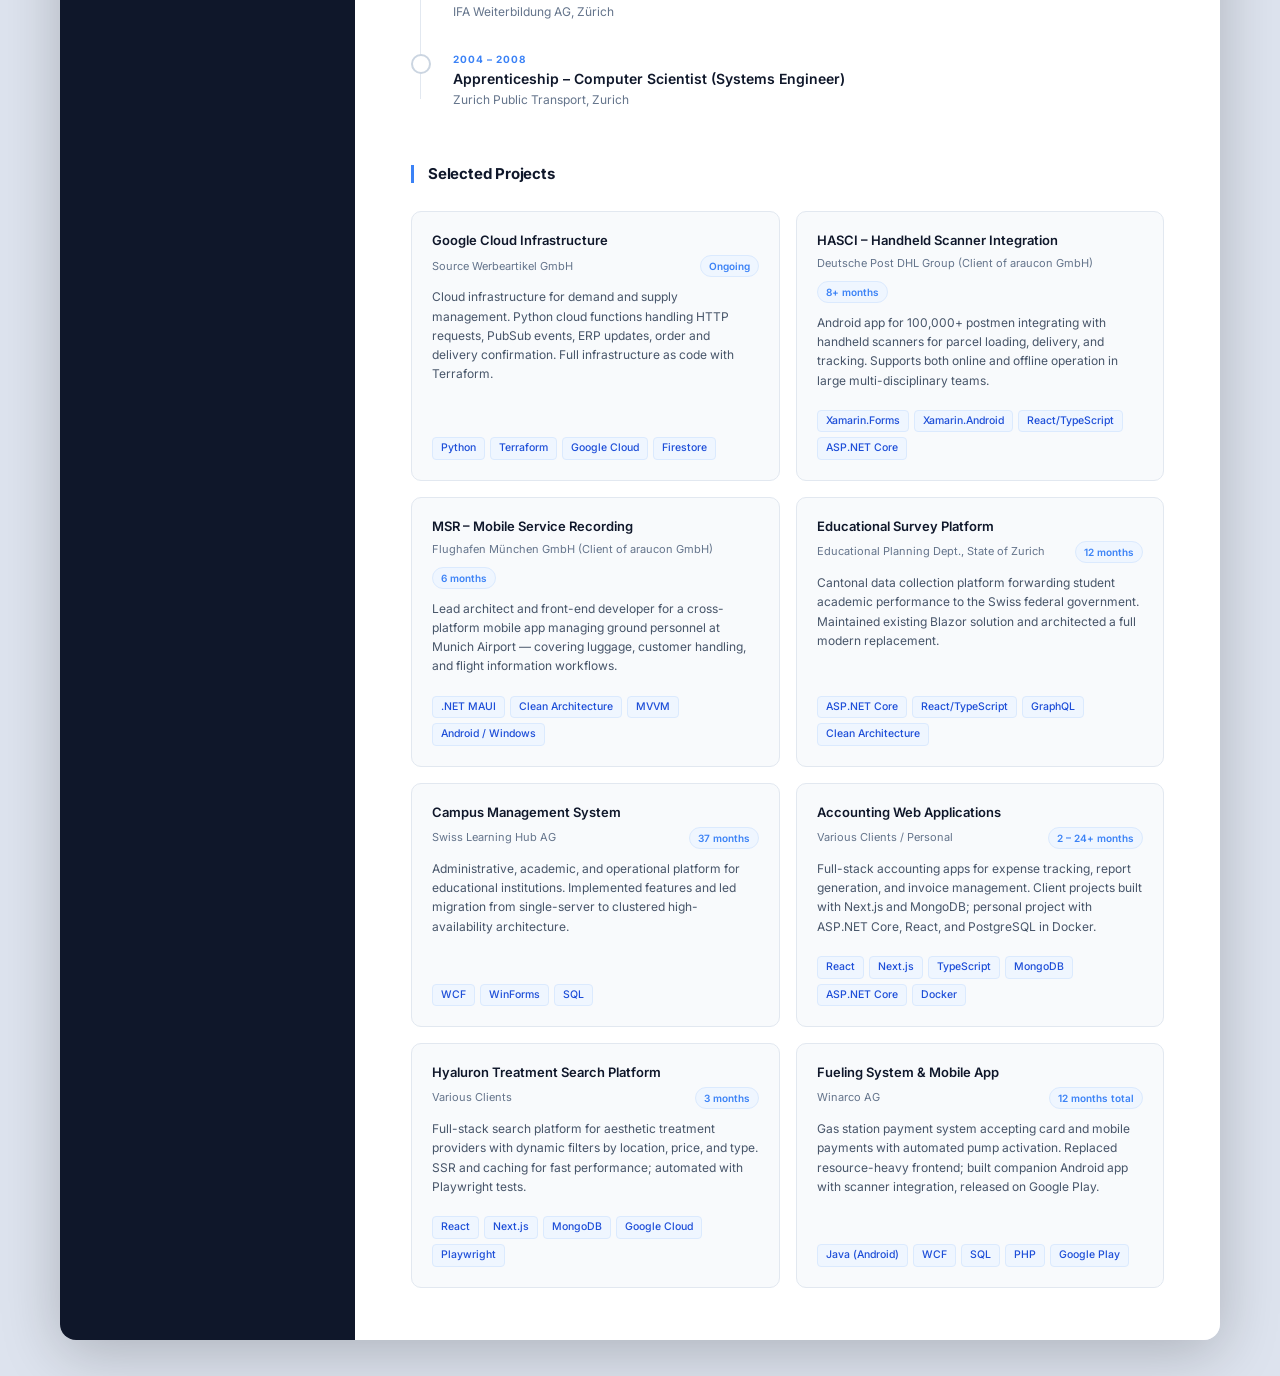
<file: curriculum-vitae.html>
<!DOCTYPE html>
<html lang="en">

<head>
  <meta charset="UTF-8">
  <meta name="viewport" content="width=device-width, initial-scale=1.0">
  <title>Marcel Stocker – Curriculum Vitae</title>
  <link rel="preconnect" href="https://fonts.googleapis.com">
  <link rel="preconnect" href="https://fonts.gstatic.com" crossorigin>
  <link href="https://fonts.googleapis.com/css2?family=Inter:wght@300;400;500;600;700;800&display=swap"
    rel="stylesheet">
  <link rel="stylesheet" href="curriculum-vitae.css">
</head>

<body>
  <div class="cv-wrapper">

    <!-- ===== SIDEBAR ===== -->
    <aside class="cv-sidebar">

      <div class="profile">
        <img class="avatar" src="selfie.jpeg" alt="Marcel Stocker">
        <h1 class="name">Marcel Stocker</h1>
        <p class="job-title">Senior Software Engineer</p>
      </div>

      <div class="sidebar-section">
        <h3 class="sidebar-heading" data-i18n="s-personal">Personal</h3>
        <ul class="info-list">
          <li>
            <span class="info-label" data-i18n="s-location">Location</span>
            <span class="info-value" data-i18n="s-location-val">Itacaré, Brasil</span>
          </li>
          <li>
            <span class="info-label" data-i18n="s-nationality">Nationality</span>
            <span class="info-value" data-i18n="s-nationality-val">Swiss</span>
          </li>
          <li>
            <span class="info-label" data-i18n="s-dob">Date of Birth</span>
            <span class="info-value">07.07.1987</span>
          </li>
        </ul>
      </div>

      <div class="sidebar-section">
        <h3 class="sidebar-heading" data-i18n="s-languages">Languages</h3>
        <div class="language-list">
          <div class="language-item">
            <span class="lang-name" data-i18n="lang-german">German (Swiss)</span>
            <span class="lang-badge native" data-i18n="s-native">Native</span>
          </div>
          <div class="language-item">
            <span class="lang-name" data-i18n="lang-english">English</span>
            <span class="lang-badge fluent" data-i18n="s-fluent">C2 – Fluent</span>
          </div>
          <div class="language-item">
            <span class="lang-name" data-i18n="lang-portuguese">Portuguese</span>
            <span class="lang-badge fluent2" data-i18n="s-fluent2">A2 – Basic</span>
          </div>
        </div>
      </div>

      <div class="sidebar-section">
        <h3 class="sidebar-heading" data-i18n="s-skills">Core Skills</h3>
        <div class="skill-list">
          <div class="skill-row">
            <div class="skill-meta">
              <span class="skill-name">C# .NET / Core</span>
              <span class="skill-exp" data-i18n="exp-csharp">7 yrs</span>
            </div>
            <div class="skill-bar">
              <div class="skill-fill" style="width: 90%"></div>
            </div>
          </div>
          <div class="skill-row">
            <div class="skill-meta">
              <span class="skill-name">SQL</span>
              <span class="skill-exp" data-i18n="exp-sql">7 yrs</span>
            </div>
            <div class="skill-bar">
              <div class="skill-fill" style="width: 97%"></div>
            </div>
          </div>
          <div class="skill-row">
            <div class="skill-meta">
              <span class="skill-name">JavaScript / TypeScript</span>
              <span class="skill-exp" data-i18n="exp-js">4 yrs</span>
            </div>
            <div class="skill-bar">
              <div class="skill-fill" style="width: 72%"></div>
            </div>
          </div>
          <div class="skill-row">
            <div class="skill-meta">
              <span class="skill-name">Python</span>
              <span class="skill-exp" data-i18n="exp-python">2 yrs</span>
            </div>
            <div class="skill-bar">
              <div class="skill-fill" style="width: 48%"></div>
            </div>
          </div>
          <div class="skill-row">
            <div class="skill-meta">
              <span class="skill-name">NoSQL</span>
              <span class="skill-exp" data-i18n="exp-nosql">3 yrs</span>
            </div>
            <div class="skill-bar">
              <div class="skill-fill" style="width: 58%"></div>
            </div>
          </div>
        </div>
      </div>

      <div class="sidebar-section">
        <h3 class="sidebar-heading" data-i18n="s-frameworks">Frameworks &amp; Technologies</h3>
        <div class="tag-cloud">
          <span class="tag">React</span>
          <span class="tag">Next.js</span>
          <span class="tag">ASP.NET Core</span>
          <span class="tag">Entity Framework</span>
          <span class="tag">GraphQL</span>
          <span class="tag">WCF</span>
          <span class="tag">.NET MAUI</span>
          <span class="tag">Node.js</span>
          <span class="tag">Express.js</span>
          <span class="tag">Google Cloud</span>
          <span class="tag">Terraform</span>
          <span class="tag">Firestore</span>
          <span class="tag">Docker</span>
          <span class="tag">Playwright</span>
          <span class="tag">MongoDB</span>
          <span class="tag">PostgreSQL</span>
          <span class="tag">Xamarin</span>
          <span class="tag">TailwindCSS</span>
        </div>
      </div>

    </aside>

    <!-- ===== MAIN CONTENT ===== -->
    <main class="cv-main">

      <div class="cv-topbar">
        <div class="lang-switcher">
          <button class="lang-btn active" id="btn-en" onclick="setLang('en')">EN</button>
          <button class="lang-btn" id="btn-de" onclick="setLang('de')">DE</button>
        </div>
      </div>

      <!-- Professional Experience -->
      <section class="cv-section">
        <h2 class="section-title" data-i18n="t-experience">Professional Experience</h2>
        <div class="timeline">

          <div class="timeline-item current">
            <div class="timeline-dot"></div>
            <div class="timeline-body">
              <div class="entry-meta">
                <span class="entry-period">2024 – <span data-i18n="present">Present</span></span>
                <span class="badge freelance" data-i18n="badge-freelance">Freelance</span>
              </div>
              <h3 class="entry-title">Senior Software Engineer</h3>
              <p class="entry-org">Source Werbeartikel GmbH</p>
              <p class="entry-desc" data-i18n="desc-source">Building and improving Google Cloud infrastructure for
                demand and supply management. Delivering Python cloud functions that handle HTTP requests, Google Cloud
                PubSub events, ERP integration, and order/delivery workflows — managed entirely as infrastructure as
                code with Terraform.</p>
              <div class="tech-tags">
                <span class="tech">Python</span>
                <span class="tech">Google Cloud</span>
                <span class="tech">Terraform</span>
                <span class="tech">Firestore</span>
                <span class="tech">PubSub</span>
              </div>
            </div>
          </div>

          <div class="timeline-item current">
            <div class="timeline-dot"></div>
            <div class="timeline-body">
              <div class="entry-meta">
                <span class="entry-period">2025 – <span data-i18n="present">Present</span></span>
                <span class="badge freelance" data-i18n="badge-freelance">Freelance</span>
              </div>
              <h3 class="entry-title">Senior Software Engineer</h3>
              <p class="entry-org">A1 Asset One GmbH</p>
              <p class="entry-desc" data-i18n="desc-a1">Building and maintaining (DevOps) a Chrome Sidebar Extension
                with AI enhancements, as well as the Express.js backend server. Includes working with Salesforce and
                other cloud-based business tools as the main CRM.</p>
              <div class="tech-tags">
                <span class="tech">JavaScript</span>
                <span class="tech">Salesforce</span>
                <span class="tech">Express.js</span>
                <span class="tech">TailwindCSS</span>
              </div>
            </div>
          </div>

          <div class="timeline-item">
            <div class="timeline-dot"></div>
            <div class="timeline-body">
              <div class="entry-meta">
                <span class="entry-period">2025 – 2025</span>
                <span class="badge freelance" data-i18n="badge-freelance">Freelance</span>
              </div>
              <h3 class="entry-title">Senior Software Engineer</h3>
              <p class="entry-org">Server-Ware GmbH</p>
              <p class="entry-desc" data-i18n="desc-serverware">Building a SaaS platform for virtual server
                subscriptions for small and medium businesses in Germany.</p>
              <div class="tech-tags">
                <span class="tech">ASP.NET</span>
                <span class="tech">TypeScript</span>
                <span class="tech">React</span>
                <span class="tech">EF Core</span>
                <span class="tech">T-SQL</span>
              </div>
            </div>
          </div>

          <div class="timeline-item">
            <div class="timeline-dot"></div>
            <div class="timeline-body">
              <div class="entry-meta">
                <span class="entry-period">2023 – 2024</span>
                <span class="badge freelance" data-i18n="badge-freelance">Freelance</span>
              </div>
              <h3 class="entry-title">Senior Software Engineer</h3>
              <p class="entry-org">araucon GmbH</p>
              <p class="entry-desc" data-i18n="desc-araucon">Multiple .NET applications and cloud infrastructure for a
                variety of customers.</p>
              <div class="tech-tags">
                <span class="tech">C# Core</span>
                <span class="tech">TypeScript</span>
                <span class="tech">React</span>
                <span class="tech">ASP.NET Core</span>
                <span class="tech">.NET MAUI</span>
                <span class="tech">EF Core</span>
                <span class="tech">T-SQL</span>
              </div>
            </div>
          </div>

          <div class="timeline-item">
            <div class="timeline-dot"></div>
            <div class="timeline-body">
              <div class="entry-meta">
                <span class="entry-period">2021 – 2022</span>
              </div>
              <h3 class="entry-title">Senior Software Engineer</h3>
              <p class="entry-org" data-i18n="org-edu-planning">Educational Planning Department, State of Zurich</p>
              <div class="tech-tags">
                <span class="tech">C# Core</span>
                <span class="tech">TypeScript</span>
                <span class="tech">React</span>
                <span class="tech">GraphQL</span>
                <span class="tech">ASP.NET Core</span>
                <span class="tech">EF Core</span>
                <span class="tech">T-SQL</span>
              </div>
            </div>
          </div>

          <div class="timeline-item">
            <div class="timeline-dot"></div>
            <div class="timeline-body">
              <div class="entry-meta">
                <span class="entry-period">2018 – 2021</span>
              </div>
              <h3 class="entry-title" data-i18n="title-prof-eng">Professional Software Engineer</h3>
              <p class="entry-org" data-i18n="org-slh">Swiss Learning Hub AG, Zurich</p>
              <div class="tech-tags">
                <span class="tech">C#</span>
                <span class="tech">T-SQL</span>
                <span class="tech">WCF</span>
                <span class="tech">WinForms</span>
                <span class="tech">Linq2Sql</span>
              </div>
            </div>
          </div>

          <div class="timeline-item">
            <div class="timeline-dot"></div>
            <div class="timeline-body">
              <div class="entry-meta">
                <span class="entry-period">2017 – 2018</span>
              </div>
              <h3 class="entry-title">Junior Software Engineer</h3>
              <p class="entry-org" data-i18n="org-winarco">Winarco AG, St. Gallen</p>
              <div class="tech-tags">
                <span class="tech">C#</span>
                <span class="tech">Java</span>
                <span class="tech">WCF</span>
                <span class="tech">WPF</span>
                <span class="tech">Entity Framework</span>
              </div>
            </div>
          </div>

          <div class="timeline-item">
            <div class="timeline-dot"></div>
            <div class="timeline-body">
              <div class="entry-meta">
                <span class="entry-period">2013 – 2015</span>
              </div>
              <h3 class="entry-title" data-i18n="title-sysadmin">Junior Systems &amp; Network Administrator</h3>
              <p class="entry-org" data-i18n="org-sungard">SunGard (Switzerland) SA, Zurich</p>
            </div>
          </div>

          <div class="timeline-item">
            <div class="timeline-dot"></div>
            <div class="timeline-body">
              <div class="entry-meta">
                <span class="entry-period">2010 – 2013</span>
              </div>
              <h3 class="entry-title" data-i18n="title-teamleader">Teamleader Helpdesk &amp; Assistant Manager IT
                Support CH</h3>
              <p class="entry-org" data-i18n="org-kuoni">Kuoni Travel AG, Zurich</p>
            </div>
          </div>

        </div>
      </section>

      <!-- Education -->
      <section class="cv-section">
        <h2 class="section-title" data-i18n="t-education">Education</h2>
        <div class="timeline">

          <div class="timeline-item">
            <div class="timeline-dot"></div>
            <div class="timeline-body">
              <div class="entry-meta">
                <span class="entry-period">2015 – 2019</span>
              </div>
              <h3 class="entry-title" data-i18n="edu-bachelor">BASc Computer Science – Software Engineering</h3>
              <p class="entry-org" data-i18n="edu-ost">University of Applied Sciences Rapperswil (OST), Switzerland</p>
            </div>
          </div>

          <div class="timeline-item">
            <div class="timeline-dot"></div>
            <div class="timeline-body">
              <div class="entry-meta">
                <span class="entry-period">2011 – 2014</span>
              </div>
              <h3 class="entry-title" data-i18n="edu-it-specialist">Certified Business IT Specialist</h3>
              <p class="entry-org" data-i18n="org-ifa">IFA Weiterbildung AG, Zürich</p>
            </div>
          </div>

          <div class="timeline-item">
            <div class="timeline-dot"></div>
            <div class="timeline-body">
              <div class="entry-meta">
                <span class="entry-period">2004 – 2008</span>
              </div>
              <h3 class="entry-title" data-i18n="edu-apprenticeship">Apprenticeship – Computer Scientist (Systems
                Engineer)</h3>
              <p class="entry-org" data-i18n="org-vbz">Zurich Public Transport, Zurich</p>
            </div>
          </div>

        </div>
      </section>

      <!-- Selected Projects -->
      <section class="cv-section">
        <h2 class="section-title" data-i18n="t-projects">Selected Projects</h2>
        <div class="projects-grid">

          <div class="project-card">
            <div class="project-header">
              <h3 class="project-title" data-i18n="proj-gcp-title">Google Cloud Infrastructure</h3>
              <div class="project-meta">
                <span class="project-client">Source Werbeartikel GmbH</span>
                <span class="project-dur" data-i18n="dur-ongoing">Ongoing</span>
              </div>
            </div>
            <p class="project-desc" data-i18n="proj-gcp-desc">Cloud infrastructure for demand and supply management.
              Python cloud functions handling HTTP requests, PubSub events, ERP updates, order and delivery
              confirmation. Full infrastructure as code with Terraform.</p>
            <div class="tech-tags">
              <span class="tech">Python</span>
              <span class="tech">Terraform</span>
              <span class="tech">Google Cloud</span>
              <span class="tech">Firestore</span>
            </div>
          </div>

          <div class="project-card">
            <div class="project-header">
              <h3 class="project-title">HASCI – Handheld Scanner Integration</h3>
              <div class="project-meta">
                <span class="project-client" data-i18n="client-dhl">Deutsche Post DHL Group (Client of araucon
                  GmbH)</span>
                <span class="project-dur" data-i18n="dur-8plus">8+ months</span>
              </div>
            </div>
            <p class="project-desc" data-i18n="proj-hasci-desc">Android app for 100,000+ postmen integrating with
              handheld scanners for parcel loading, delivery, and tracking. Supports both online and offline operation
              in large multi-disciplinary teams.</p>
            <div class="tech-tags">
              <span class="tech">Xamarin.Forms</span>
              <span class="tech">Xamarin.Android</span>
              <span class="tech">React/TypeScript</span>
              <span class="tech">ASP.NET Core</span>
            </div>
          </div>

          <div class="project-card">
            <div class="project-header">
              <h3 class="project-title">MSR – Mobile Service Recording</h3>
              <div class="project-meta">
                <span class="project-client" data-i18n="client-munich">Flughafen München GmbH (Client of araucon
                  GmbH)</span>
                <span class="project-dur" data-i18n="dur-6">6 months</span>
              </div>
            </div>
            <p class="project-desc" data-i18n="proj-msr-desc">Lead architect and front-end developer for a
              cross-platform mobile app managing ground personnel at Munich Airport — covering luggage, customer
              handling, and flight information workflows.</p>
            <div class="tech-tags">
              <span class="tech">.NET MAUI</span>
              <span class="tech">Clean Architecture</span>
              <span class="tech">MVVM</span>
              <span class="tech">Android / Windows</span>
            </div>
          </div>

          <div class="project-card">
            <div class="project-header">
              <h3 class="project-title" data-i18n="proj-edu-title">Educational Survey Platform</h3>
              <div class="project-meta">
                <span class="project-client" data-i18n="client-edu">Educational Planning Dept., State of Zurich</span>
                <span class="project-dur" data-i18n="dur-12">12 months</span>
              </div>
            </div>
            <p class="project-desc" data-i18n="proj-edu-desc">Cantonal data collection platform forwarding student
              academic performance to the Swiss federal government. Maintained existing Blazor solution and architected
              a full modern replacement.</p>
            <div class="tech-tags">
              <span class="tech">ASP.NET Core</span>
              <span class="tech">React/TypeScript</span>
              <span class="tech">GraphQL</span>
              <span class="tech">Clean Architecture</span>
            </div>
          </div>

          <div class="project-card">
            <div class="project-header">
              <h3 class="project-title" data-i18n="proj-campus-title">Campus Management System</h3>
              <div class="project-meta">
                <span class="project-client">Swiss Learning Hub AG</span>
                <span class="project-dur" data-i18n="dur-37">37 months</span>
              </div>
            </div>
            <p class="project-desc" data-i18n="proj-campus-desc">Administrative, academic, and operational platform for
              educational institutions. Implemented features and led migration from single-server to clustered
              high-availability architecture.</p>
            <div class="tech-tags">
              <span class="tech">WCF</span>
              <span class="tech">WinForms</span>
              <span class="tech">SQL</span>
            </div>
          </div>

          <div class="project-card">
            <div class="project-header">
              <h3 class="project-title" data-i18n="proj-accounting-title">Accounting Web Applications</h3>
              <div class="project-meta">
                <span class="project-client" data-i18n="client-various">Various Clients / Personal</span>
                <span class="project-dur" data-i18n="dur-2-24">2 – 24+ months</span>
              </div>
            </div>
            <p class="project-desc" data-i18n="proj-accounting-desc">Full-stack accounting apps for expense tracking,
              report generation, and invoice management. Client projects built with Next.js and MongoDB; personal
              project with ASP.NET Core, React, and PostgreSQL in Docker.</p>
            <div class="tech-tags">
              <span class="tech">React</span>
              <span class="tech">Next.js</span>
              <span class="tech">TypeScript</span>
              <span class="tech">MongoDB</span>
              <span class="tech">ASP.NET Core</span>
              <span class="tech">Docker</span>
            </div>
          </div>

          <div class="project-card">
            <div class="project-header">
              <h3 class="project-title" data-i18n="proj-hyaluron-title">Hyaluron Treatment Search Platform</h3>
              <div class="project-meta">
                <span class="project-client" data-i18n="client-various-only">Various Clients</span>
                <span class="project-dur" data-i18n="dur-3">3 months</span>
              </div>
            </div>
            <p class="project-desc" data-i18n="proj-hyaluron-desc">Full-stack search platform for aesthetic treatment
              providers with dynamic filters by location, price, and type. SSR and caching for fast performance;
              automated with Playwright tests.</p>
            <div class="tech-tags">
              <span class="tech">React</span>
              <span class="tech">Next.js</span>
              <span class="tech">MongoDB</span>
              <span class="tech">Google Cloud</span>
              <span class="tech">Playwright</span>
            </div>
          </div>

          <div class="project-card">
            <div class="project-header">
              <h3 class="project-title" data-i18n="proj-fueling-title">Fueling System &amp; Mobile App</h3>
              <div class="project-meta">
                <span class="project-client">Winarco AG</span>
                <span class="project-dur" data-i18n="dur-12-total">12 months total</span>
              </div>
            </div>
            <p class="project-desc" data-i18n="proj-fueling-desc">Gas station payment system accepting card and mobile
              payments with automated pump activation. Replaced resource-heavy frontend; built companion Android app
              with scanner integration, released on Google Play.</p>
            <div class="tech-tags">
              <span class="tech">Java (Android)</span>
              <span class="tech">WCF</span>
              <span class="tech">SQL</span>
              <span class="tech">PHP</span>
              <span class="tech">Google Play</span>
            </div>
          </div>

        </div>
      </section>

    </main>

  </div>

  <script>
    const translations = {
      en: {
        // Sidebar – Personal
        "s-personal": "Personal",
        "s-location": "Location",
        "s-location-val": "Itacaré, Brasil",
        "s-nationality": "Nationality",
        "s-nationality-val": "Swiss",
        "s-dob": "Date of Birth",
        // Sidebar – Languages
        "s-languages": "Languages",
        "lang-german": "German (Swiss)",
        "lang-english": "English",
        "lang-portuguese": "Portuguese",
        "s-native": "Native",
        "s-fluent": "C2 – Fluent",
        "s-fluent2": "A2 – Basic",
        "s-basic": "Basic",
        // Sidebar – Skills
        "s-skills": "Core Skills",
        "exp-csharp": "7 yrs",
        "exp-sql": "7 yrs",
        "exp-js": "4 yrs",
        "exp-python": "2 yrs",
        "exp-nosql": "3 yrs",
        "s-frameworks": "Frameworks & Technologies",
        // Section headings
        "t-experience": "Professional Experience",
        "t-education": "Education",
        "t-projects": "Selected Projects",
        // Timeline
        "present": "Present",
        "badge-freelance": "Freelance",
        // Job titles
        "title-prof-eng": "Professional Software Engineer",
        "title-sysadmin": "Junior Systems & Network Administrator",
        "title-teamleader": "Teamleader Helpdesk & Assistant Manager IT Support CH",
        // Job orgs
        "org-edu-planning": "Educational Planning Department, State of Zurich",
        "org-slh": "Swiss Learning Hub AG, Zurich",
        "org-winarco": "Winarco AG, St. Gallen",
        "org-sungard": "SunGard (Switzerland) SA, Zurich",
        "org-kuoni": "Kuoni Travel AG, Zurich",
        // Job descriptions
        "desc-source": "Building and improving Google Cloud infrastructure for demand and supply management. Delivering Python cloud functions that handle HTTP requests, Google Cloud PubSub events, ERP integration, and order/delivery workflows — managed entirely as infrastructure as code with Terraform.",
        "desc-a1": "Building and maintaining (DevOps) a Chrome Sidebar Extension with AI enhancements, as well as the Express.js backend server. Includes working with Salesforce and other cloud-based business tools as the main CRM.",
        "desc-serverware": "Building a SaaS platform for virtual server subscriptions for small and medium businesses in Germany.",
        "desc-araucon": "Multiple .NET applications and cloud infrastructure for a variety of customers.",
        // Education
        "edu-bachelor": "BASc Computer Science – Software Engineering",
        "edu-ost": "University of Applied Sciences Rapperswil (OST), Switzerland",
        "edu-it-specialist": "Certified Business IT Specialist",
        "org-ifa": "IFA Weiterbildung AG, Zürich",
        "edu-apprenticeship": "Apprenticeship – Computer Scientist (Systems Engineer)",
        "org-vbz": "Zurich Public Transport, Zurich",
        // Project titles
        "proj-gcp-title": "Google Cloud Infrastructure",
        "proj-edu-title": "Educational Survey Platform",
        "proj-campus-title": "Campus Management System",
        "proj-accounting-title": "Accounting Web Applications",
        "proj-hyaluron-title": "Hyaluron Treatment Search Platform",
        "proj-fueling-title": "Fueling System & Mobile App",
        // Project clients
        "client-dhl": "Deutsche Post DHL Group (Client of araucon GmbH)",
        "client-munich": "Flughafen München GmbH (Client of araucon GmbH)",
        "client-edu": "Educational Planning Dept., State of Zurich",
        "client-various": "Various Clients / Personal",
        "client-various-only": "Various Clients",
        // Project durations
        "dur-ongoing": "Ongoing",
        "dur-8plus": "8+ months",
        "dur-6": "6 months",
        "dur-12": "12 months",
        "dur-37": "37 months",
        "dur-2-24": "2 – 24+ months",
        "dur-3": "3 months",
        "dur-12-total": "12 months total",
        // Project descriptions
        "proj-gcp-desc": "Cloud infrastructure for demand and supply management. Python cloud functions handling HTTP requests, PubSub events, ERP updates, order and delivery confirmation. Full infrastructure as code with Terraform.",
        "proj-hasci-desc": "Android app for 100,000+ postmen integrating with handheld scanners for parcel loading, delivery, and tracking. Supports both online and offline operation in large multi-disciplinary teams.",
        "proj-msr-desc": "Lead architect and front-end developer for a cross-platform mobile app managing ground personnel at Munich Airport — covering luggage, customer handling, and flight information workflows.",
        "proj-edu-desc": "Cantonal data collection platform forwarding student academic performance to the Swiss federal government. Maintained existing Blazor solution and architected a full modern replacement.",
        "proj-campus-desc": "Administrative, academic, and operational platform for educational institutions. Implemented features and led migration from single-server to clustered high-availability architecture.",
        "proj-accounting-desc": "Full-stack accounting apps for expense tracking, report generation, and invoice management. Client projects built with Next.js and MongoDB; personal project with ASP.NET Core, React, and PostgreSQL in Docker.",
        "proj-hyaluron-desc": "Full-stack search platform for aesthetic treatment providers with dynamic filters by location, price, and type. SSR and caching for fast performance; automated with Playwright tests.",
        "proj-fueling-desc": "Gas station payment system accepting card and mobile payments with automated pump activation. Replaced resource-heavy frontend; built companion Android app with scanner integration, released on Google Play.",
      },
      de: {
        // Sidebar – Personal
        "s-personal": "Persönlich",
        "s-location": "Wohnort",
        "s-location-val": "Itacaré, Brasilien",
        "s-nationality": "Nationalität",
        "s-nationality-val": "Schweizer",
        "s-dob": "Geburtsdatum",
        // Sidebar – Languages
        "s-languages": "Sprachen",
        "lang-german": "Deutsch (Schweiz)",
        "lang-english": "Englisch",
        "lang-portuguese": "Portugiesisch",
        "s-native": "Muttersprache",
        "s-fluent": "C2 – Fließend",
        "s-fluent2": "A2 – Grundkenntnisse",
        "s-basic": "Grundkenntnisse",
        // Sidebar – Skills
        "s-skills": "Kernkompetenzen",
        "exp-csharp": "7 J.",
        "exp-sql": "7 J.",
        "exp-js": "4 J.",
        "exp-python": "2 J.",
        "exp-nosql": "3 J.",
        "s-frameworks": "Frameworks & Technologien",
        // Section headings
        "t-experience": "Berufserfahrung",
        "t-education": "Ausbildung",
        "t-projects": "Ausgewählte Projekte",
        // Timeline
        "present": "Heute",
        "badge-freelance": "Freelancer",
        // Job titles
        "title-prof-eng": "Software Engineer",
        "title-sysadmin": "Junior System- & Netzwerkadministrator",
        "title-teamleader": "Teamleiter Helpdesk & Stv. IT-Support Manager CH",
        // Job orgs
        "org-edu-planning": "Bildungsplanungsamt, Kanton Zürich",
        "org-slh": "Swiss Learning Hub AG, Zürich",
        "org-winarco": "Winarco AG, St. Gallen",
        "org-sungard": "SunGard (Schweiz) SA, Zürich",
        "org-kuoni": "Kuoni Travel AG, Zürich",
        // Job descriptions
        "desc-source": "Aufbau und Verbesserung der Google-Cloud-Infrastruktur für das Angebots- und Nachfragemanagement. Entwicklung von Python-Cloud-Funktionen zur Verarbeitung von HTTP-Anfragen, Google Cloud PubSub-Events, ERP-Integration sowie Bestell- und Lieferworkflows – vollständig als Infrastructure as Code mit Terraform verwaltet.",
        "desc-a1": "Aufbau und Wartung (DevOps) einer Chrome-Sidebar-Erweiterung mit KI-Erweiterungen sowie des Express.js-Backend-Servers. Beinhaltet die Arbeit mit Salesforce und anderen cloudbasierten Business-Tools als Haupt-CRM.",
        "desc-serverware": "Entwicklung einer SaaS-Plattform für virtuelle Server-Abonnements für kleine und mittlere Unternehmen in Deutschland.",
        "desc-araucon": "Verschiedene .NET-Applikationen und Cloud-Infrastruktur für eine Vielzahl von Kunden.",
        // Education
        "edu-bachelor": "BASc Informatik – Software Engineering",
        "edu-ost": "Hochschule für Technik Rapperswil (OST), Schweiz",
        "edu-it-specialist": "Eidg. dipl. Wirtschaftsinformatiker",
        "org-ifa": "IFA Weiterbildung AG, Zürich",
        "edu-apprenticeship": "Lehre als Informatiker EFZ (Systemtechnik)",
        "org-vbz": "Zürcher Verkehrsbetriebe (VBZ), Zürich",
        // Project titles
        "proj-gcp-title": "Google Cloud Infrastruktur",
        "proj-edu-title": "Bildungserhebungsplattform",
        "proj-campus-title": "Campus-Management-System",
        "proj-accounting-title": "Buchhaltungs-Webanwendungen",
        "proj-hyaluron-title": "Hyaluron-Behandlungs-Suchplattform",
        "proj-fueling-title": "Tanksystem & Mobile App",
        // Project clients
        "client-dhl": "Deutsche Post DHL Group (Kunde von araucon GmbH)",
        "client-munich": "Flughafen München GmbH (Kunde von araucon GmbH)",
        "client-edu": "Bildungsplanungsamt, Kanton Zürich",
        "client-various": "Verschiedene Kunden / Privat",
        "client-various-only": "Verschiedene Kunden",
        // Project durations
        "dur-ongoing": "Laufend",
        "dur-8plus": "8+ Monate",
        "dur-6": "6 Monate",
        "dur-12": "12 Monate",
        "dur-37": "37 Monate",
        "dur-2-24": "2 – 24+ Monate",
        "dur-3": "3 Monate",
        "dur-12-total": "12 Monate gesamt",
        // Project descriptions
        "proj-gcp-desc": "Cloud-Infrastruktur für das Angebots- und Nachfragemanagement. Python-Cloud-Funktionen zur Verarbeitung von HTTP-Anfragen, PubSub-Events, ERP-Aktualisierungen sowie Auftrags- und Lieferbestätigungen. Vollständige Infrastruktur als Code mit Terraform.",
        "proj-hasci-desc": "Android-App für über 100.000 Zusteller zur Integration mit Handscannern für Paketzustellung, -verfolgung und -erfassung. Unterstützt Online- und Offline-Betrieb in großen interdisziplinären Teams.",
        "proj-msr-desc": "Lead-Architekt und Frontend-Entwickler für eine plattformübergreifende mobile App zur Verwaltung des Bodenpersonals am Flughafen München – inklusive Gepäck, Kundenbetreuung und Fluginformations-Workflows.",
        "proj-edu-desc": "Kantonale Datenerfassungsplattform zur Weiterleitung akademischer Schülerleistungen an den Schweizer Bundesrat. Wartung der bestehenden Blazor-Lösung und Architektur eines vollständigen modernen Nachfolgesystems.",
        "proj-campus-desc": "Administrative, akademische und betriebliche Plattform für Bildungseinrichtungen. Implementierung neuer Funktionen und Leitung der Migration von einer Einzelserver- zu einer geclusterten Hochverfügbarkeitsarchitektur.",
        "proj-accounting-desc": "Full-Stack-Buchhaltungsanwendungen für Ausgabenverfolgung, Berichtserstellung und Rechnungsverwaltung. Kundenprojekte mit Next.js und MongoDB; persönliches Projekt mit ASP.NET Core, React und PostgreSQL in Docker.",
        "proj-hyaluron-desc": "Full-Stack-Suchplattform für Anbieter ästhetischer Behandlungen mit dynamischen Filtern nach Standort, Preis und Art. SSR und Caching für schnelle Performance; automatisiert mit Playwright-Tests.",
        "proj-fueling-desc": "Tankstellenzahlungssystem für Karten- und Mobilzahlungen mit automatischer Pumpenaktivierung. Ersatz des ressourcenintensiven Frontends; Entwicklung einer Begleit-Android-App mit Scanner-Integration, veröffentlicht im Google Play Store.",
      }
    };

    function setLang(lang) {
      document.querySelectorAll('[data-i18n]').forEach(el => {
        const key = el.getAttribute('data-i18n');
        const text = translations[lang][key];
        if (text !== undefined) el.textContent = text;
      });
      document.getElementById('btn-en').classList.toggle('active', lang === 'en');
      document.getElementById('btn-de').classList.toggle('active', lang === 'de');
      document.documentElement.lang = lang;
    }

    setLang('en');
  </script>
</body>

</html>
</file>
<file: curriculum-vitae.css>
/* ============================================================
   Marcel Stocker – Curriculum Vitae
   Modern two-column layout
   ============================================================ */

/* === RESET & BASE === */
*,
*::before,
*::after {
  box-sizing: border-box;
  margin: 0;
  padding: 0;
}

html {
  scroll-behavior: smooth;
}

body {
  font-family: 'Inter', -apple-system, BlinkMacSystemFont, 'Segoe UI', sans-serif;
  background: #dde3ee;
  color: #1e293b;
  font-size: 14px;
  line-height: 1.6;
  -webkit-font-smoothing: antialiased;
  min-height: 100vh;
}

/* === WRAPPER LAYOUT === */
.cv-wrapper {
  display: grid;
  grid-template-columns: 295px 1fr;
  max-width: 1160px;
  min-height: 100vh;
  margin: 36px auto;
  border-radius: 16px;
  overflow: hidden;
  box-shadow: 0 12px 60px rgba(0, 0, 0, 0.22);
}

/* ============================================================
   SIDEBAR
   ============================================================ */
.cv-sidebar {
  background: #0f172a;
  color: #94a3b8;
  padding: 44px 26px;
  display: flex;
  flex-direction: column;
}

/* Profile block */
.profile {
  text-align: center;
  padding-bottom: 28px;
  margin-bottom: 28px;
  border-bottom: 1px solid #1e293b;
}

.avatar {
  width: 100%;
  aspect-ratio: 1 / 1;
  border-radius: 50%;
  object-fit: cover;
  object-position: center top;
  display: block;
  margin: 0 0 16px;
  box-shadow: 0 0 0 4px rgba(59, 130, 246, 0.2), 0 4px 16px rgba(59, 130, 246, 0.25);
}

.name {
  font-size: 19px;
  font-weight: 700;
  color: #f1f5f9;
  line-height: 1.2;
  letter-spacing: -0.2px;
}

.job-title {
  font-size: 10px;
  color: #60a5fa;
  font-weight: 600;
  margin-top: 6px;
  text-transform: uppercase;
  letter-spacing: 1.8px;
}

/* Contact */
.contact-list {
  list-style: none;
  display: inline-flex;
  flex-direction: column;
  gap: 7px;
  margin-top: 20px;
  text-align: left;
}

.contact-list li {
  display: flex;
  align-items: center;
  gap: 10px;
  font-size: 11.5px;
  color: #cbd5e1;
}

.contact-list svg {
  width: 13px;
  height: 13px;
  flex-shrink: 0;
  fill: none;
  stroke: #60a5fa;
  stroke-width: 2;
  stroke-linecap: round;
  stroke-linejoin: round;
}

.contact-list a {
  color: inherit;
  text-decoration: none;
  transition: color 0.15s;
}

.contact-list a:hover {
  color: #60a5fa;
}

/* Sidebar sections */
.sidebar-section {
  padding-bottom: 24px;
  margin-bottom: 24px;
  border-bottom: 1px solid #1e293b;
}

.sidebar-section:last-child {
  border-bottom: none;
  margin-bottom: 0;
  padding-bottom: 0;
}

.sidebar-heading {
  font-size: 9px;
  font-weight: 700;
  color: #3b82f6;
  text-transform: uppercase;
  letter-spacing: 2.5px;
  margin-bottom: 14px;
}

/* Info list */
.info-list {
  list-style: none;
  display: flex;
  flex-direction: column;
  gap: 10px;
}

.info-list li {
  display: flex;
  flex-direction: column;
  gap: 1px;
}

.info-label {
  font-size: 9px;
  color: #475569;
  text-transform: uppercase;
  letter-spacing: 1px;
  font-weight: 600;
}

.info-value {
  font-size: 13px;
  color: #cbd5e1;
}

/* Languages */
.language-list {
  display: flex;
  flex-direction: column;
  gap: 10px;
}

.language-item {
  display: flex;
  justify-content: space-between;
  align-items: center;
  gap: 8px;
}

.lang-name {
  font-size: 13px;
  color: #cbd5e1;
}

.lang-badge {
  font-size: 10px;
  padding: 2px 9px;
  border-radius: 99px;
  font-weight: 600;
  white-space: nowrap;
}

.lang-badge.native {
  background: rgba(16, 185, 129, 0.12);
  color: #6ee7b7;
  border: 1px solid rgba(16, 185, 129, 0.28);
}

.lang-badge.fluent {
  background: rgba(59, 130, 246, 0.12);
  color: #93c5fd;
  border: 1px solid rgba(59, 130, 246, 0.28);
}

.lang-badge.fluent2 {
  background: rgba(165, 14, 102, 0.12);
  color: #ff95e5;
  border: 1px solid rgba(165, 14, 102, 0.28);
}

.lang-badge.basic {
  background: rgba(100, 116, 139, 0.15);
  color: #94a3b8;
  border: 1px solid rgba(100, 116, 139, 0.28);
}

/* Skill bars */
.skill-list {
  display: flex;
  flex-direction: column;
  gap: 14px;
}

.skill-meta {
  display: flex;
  justify-content: space-between;
  align-items: center;
  margin-bottom: 5px;
}

.skill-name {
  font-size: 12px;
  color: #cbd5e1;
}

.skill-exp {
  font-size: 10px;
  color: #475569;
  font-weight: 500;
}

.skill-bar {
  height: 3px;
  background: #1e293b;
  border-radius: 2px;
  overflow: hidden;
}

.skill-fill {
  height: 100%;
  background: linear-gradient(90deg, #3b82f6, #06b6d4);
  border-radius: 2px;
}

/* Tag cloud */
.tag-cloud {
  display: flex;
  flex-wrap: wrap;
  gap: 6px;
}

.tag {
  font-size: 10px;
  background: rgba(59, 130, 246, 0.09);
  color: #93c5fd;
  padding: 3px 9px;
  border-radius: 4px;
  border: 1px solid rgba(59, 130, 246, 0.2);
  font-weight: 500;
}

/* ============================================================
   MAIN CONTENT
   ============================================================ */
.cv-main {
  background: #ffffff;
  padding: 52px 56px;
}

.cv-section {
  margin-bottom: 56px;
}

.cv-section:last-child {
  margin-bottom: 0;
}

.section-title {
  font-size: 15px;
  font-weight: 700;
  color: #0f172a;
  letter-spacing: -0.2px;
  margin-bottom: 28px;
  padding-left: 14px;
  border-left: 3px solid #3b82f6;
  line-height: 1.2;
}

/* Profile summary */
.summary-text {
  font-size: 13.5px;
  color: #334155;
  line-height: 1.7;
}

/* ============================================================
   TIMELINE
   ============================================================ */
.timeline {
  position: relative;
  display: flex;
  flex-direction: column;
}

.timeline::before {
  content: '';
  position: absolute;
  left: 9px;
  top: 14px;
  bottom: 10px;
  width: 1px;
  background: #e2e8f0;
}

.timeline-item {
  display: flex;
  gap: 22px;
  padding-bottom: 30px;
  position: relative;
}

.timeline-item:last-child {
  padding-bottom: 0;
}

.timeline-dot {
  width: 20px;
  height: 20px;
  border-radius: 50%;
  background: #ffffff;
  border: 2px solid #cbd5e1;
  flex-shrink: 0;
  margin-top: 3px;
  position: relative;
  z-index: 1;
}

.timeline-item.current .timeline-dot {
  background: #3b82f6;
  border-color: #3b82f6;
  box-shadow: 0 0 0 3px rgba(59, 130, 246, 0.18);
}

.timeline-body {
  flex: 1;
  min-width: 0;
}

.entry-meta {
  display: flex;
  align-items: center;
  gap: 8px;
  margin-bottom: 3px;
}

.entry-period {
  font-size: 10px;
  font-weight: 700;
  color: #3b82f6;
  text-transform: uppercase;
  letter-spacing: 1px;
}

.badge {
  font-size: 10px;
  padding: 2px 8px;
  border-radius: 99px;
  font-weight: 600;
}

.badge.freelance {
  background: #fef9c3;
  color: #854d0e;
  border: 1px solid #fde047;
}

.entry-title {
  font-size: 14px;
  font-weight: 600;
  color: #0f172a;
  line-height: 1.3;
}

.entry-org {
  font-size: 12px;
  color: #64748b;
  margin-top: 2px;
}

.entry-desc {
  font-size: 12.5px;
  color: #475569;
  margin-top: 8px;
  line-height: 1.65;
}

/* Tech tags */
.tech-tags {
  display: flex;
  flex-wrap: wrap;
  gap: 5px;
  margin-top: 10px;
}

.tech {
  font-size: 10.5px;
  background: #eff6ff;
  color: #1d4ed8;
  padding: 2px 8px;
  border-radius: 4px;
  font-weight: 500;
  border: 1px solid #dbeafe;
}

/* ============================================================
   PROJECTS GRID
   ============================================================ */
.projects-grid {
  display: grid;
  grid-template-columns: 1fr 1fr;
  gap: 16px;
}

.project-card {
  background: #f8fafc;
  border: 1px solid #e2e8f0;
  border-radius: 10px;
  padding: 20px;
  display: flex;
  flex-direction: column;
  gap: 10px;
  transition: box-shadow 0.2s ease, border-color 0.2s ease, transform 0.2s ease;
}

.project-card:hover {
  box-shadow: 0 6px 24px rgba(59, 130, 246, 0.1);
  border-color: #bfdbfe;
  transform: translateY(-2px);
}

.project-title {
  font-size: 13px;
  font-weight: 600;
  color: #0f172a;
  line-height: 1.3;
  margin-bottom: 6px;
}

.project-meta {
  display: flex;
  align-items: center;
  justify-content: space-between;
  gap: 8px;
  flex-wrap: wrap;
}

.project-client {
  font-size: 11px;
  color: #64748b;
}

.project-dur {
  font-size: 10px;
  font-weight: 600;
  color: #3b82f6;
  background: #eff6ff;
  padding: 2px 8px;
  border-radius: 99px;
  border: 1px solid #dbeafe;
  white-space: nowrap;
}

.project-desc {
  font-size: 12px;
  color: #475569;
  line-height: 1.6;
  flex: 1;
}

/* ============================================================
   LANGUAGE SWITCHER
   ============================================================ */
.cv-topbar {
  display: flex;
  justify-content: flex-end;
  margin-bottom: 20px;
}

.lang-switcher {
  display: inline-flex;
  border: 1px solid #e2e8f0;
  border-radius: 6px;
  overflow: hidden;
}

.lang-btn {
  padding: 5px 14px;
  border: none;
  background: transparent;
  color: #94a3b8;
  cursor: pointer;
  font-size: 11px;
  font-weight: 700;
  letter-spacing: 1px;
  font-family: inherit;
  transition: background 0.15s ease, color 0.15s ease;
  line-height: 1;
}

.lang-btn:first-child {
  border-right: 1px solid #e2e8f0;
}

.lang-btn.active {
  background: #3b82f6;
  color: #ffffff;
}

.lang-btn:not(.active):hover {
  background: #f1f5f9;
  color: #334155;
}

/* ============================================================
   RESPONSIVE
   ============================================================ */
@media (max-width: 960px) {
  .cv-wrapper {
    grid-template-columns: 1fr;
    margin: 0;
    border-radius: 0;
    min-height: 100vh;
  }

  .projects-grid {
    grid-template-columns: 1fr;
  }

  .cv-main {
    padding: 36px 28px;
  }
}

@media (max-width: 560px) {
  .cv-main {
    padding: 24px 18px;
  }

  .section-title {
    font-size: 14px;
  }
}

/* ============================================================
   PRINT STYLES
   Must come after all responsive rules so it wins the cascade.
   ============================================================ */
@media print {
  body {
    background: white;
    font-size: 11px;
  }

  /* Force the two-column layout regardless of page width */
  .cv-wrapper {
    display: grid;
    grid-template-columns: 295px 1fr;
    box-shadow: none;
    margin: 0;
    border-radius: 0;
    max-width: 100%;
    min-height: unset;
    overflow: visible;
  }

  /* Hide the language switcher */
  .cv-topbar {
    display: none;
  }

  .cv-sidebar {
    overflow: visible;
    print-color-adjust: exact;
    -webkit-print-color-adjust: exact;
  }

  .cv-main {
    padding: 36px 40px;
    overflow: visible;
  }

  .projects-grid {
    grid-template-columns: 1fr;
  }

  .project-card,
  .timeline-item {
    break-inside: avoid;
  }

  .project-card:hover {
    transform: none;
    box-shadow: none;
  }
}
</file>
